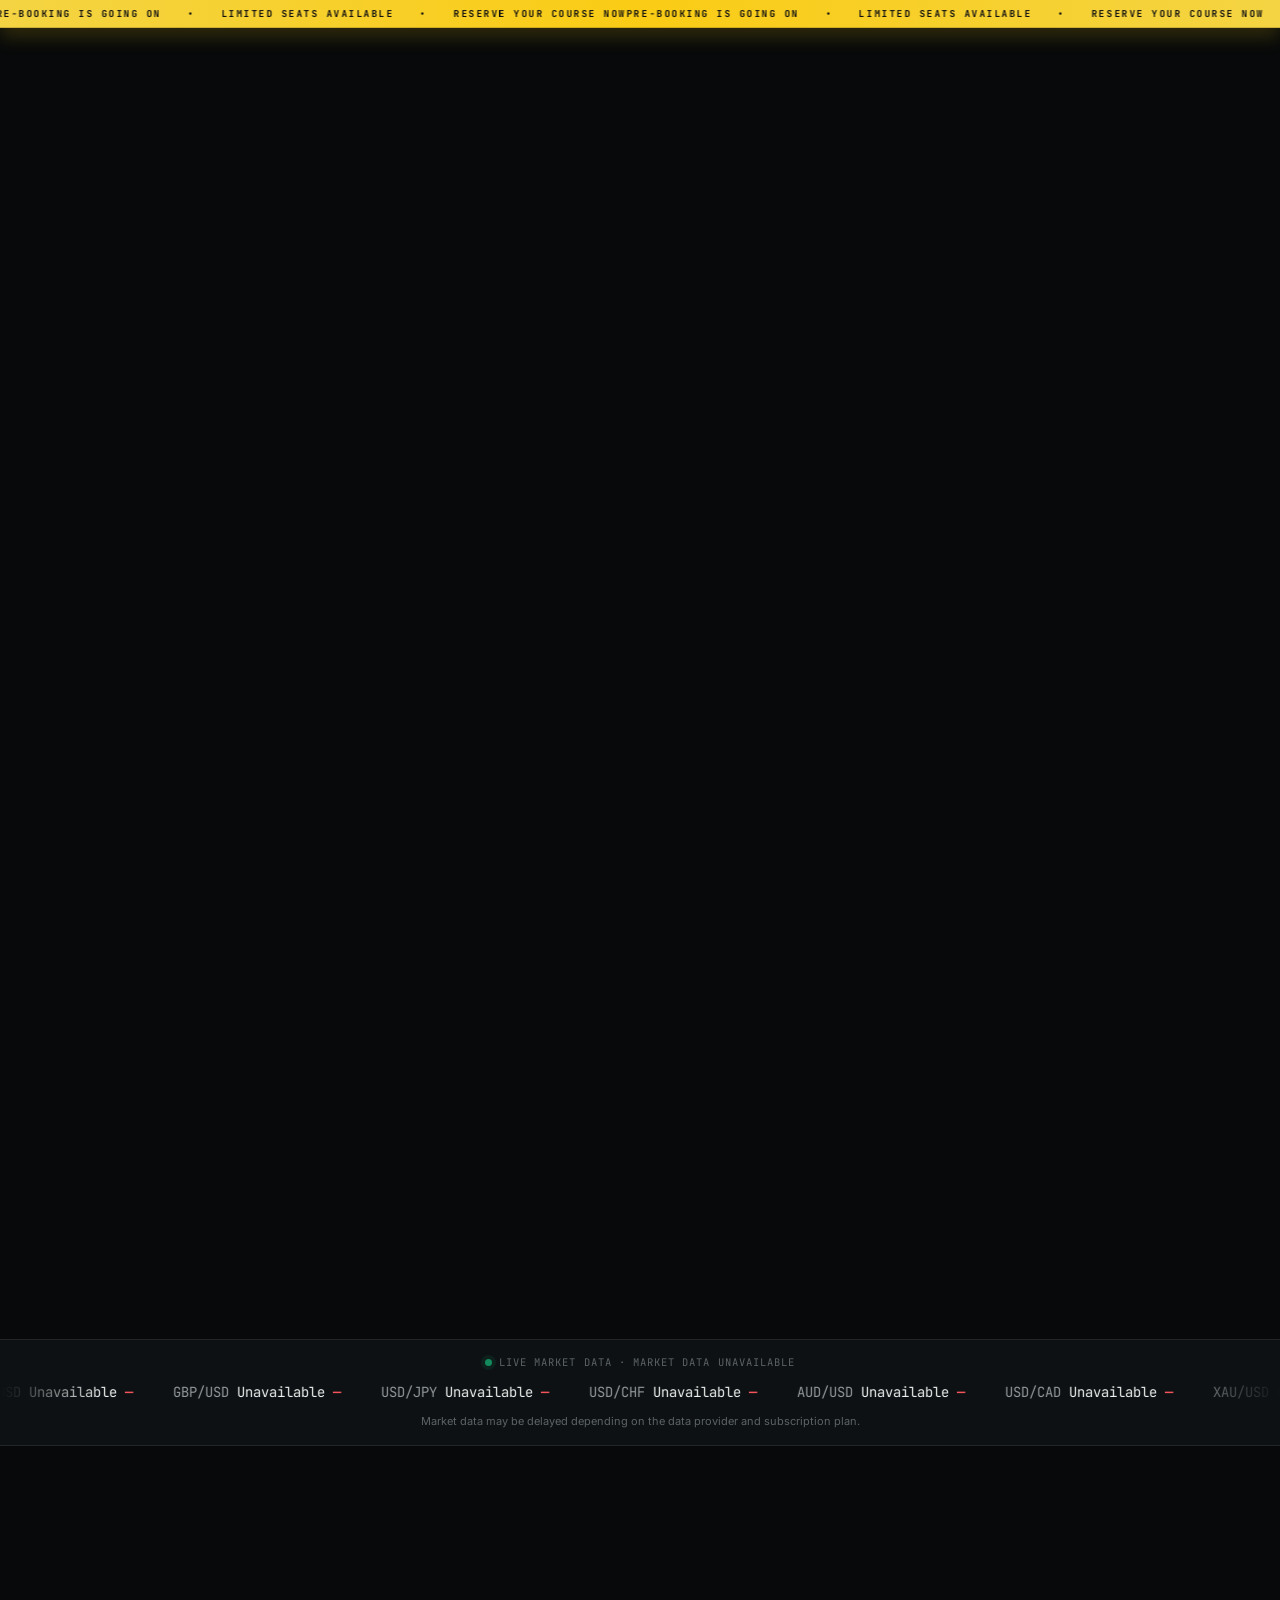
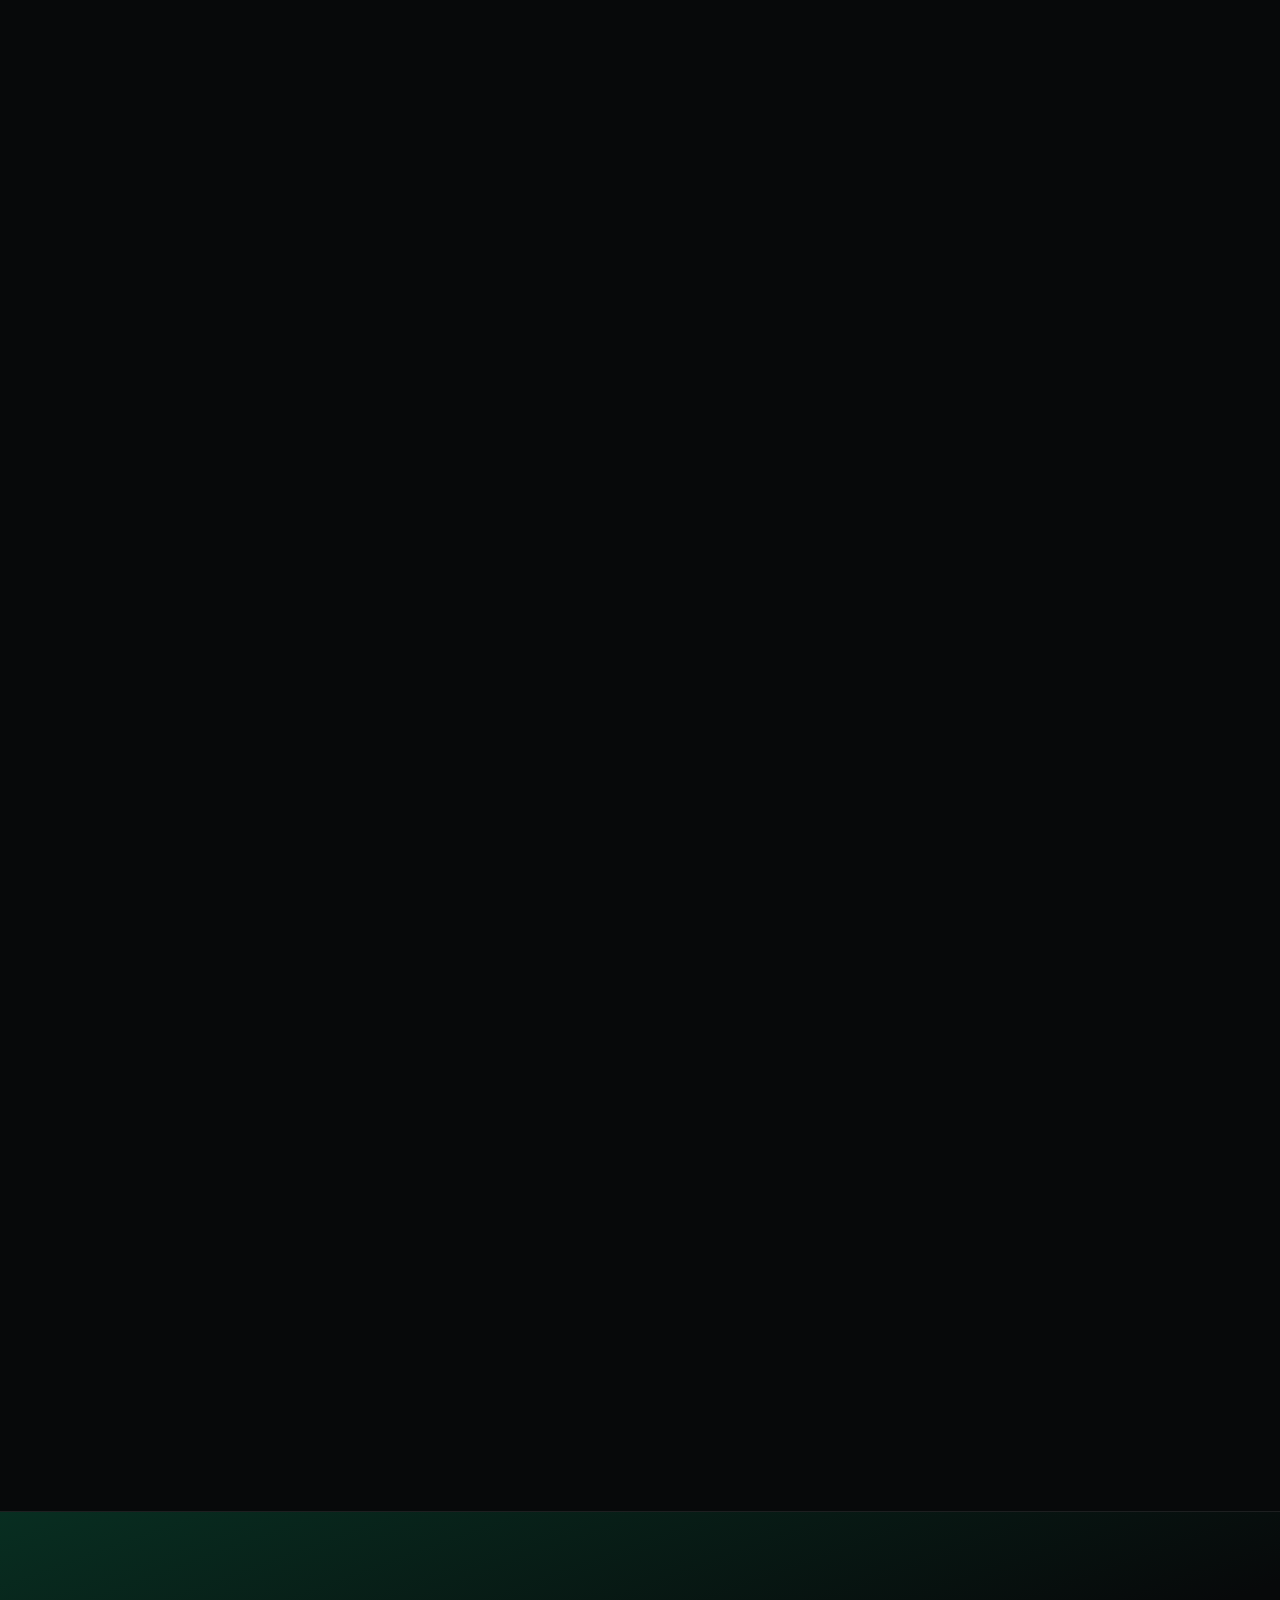
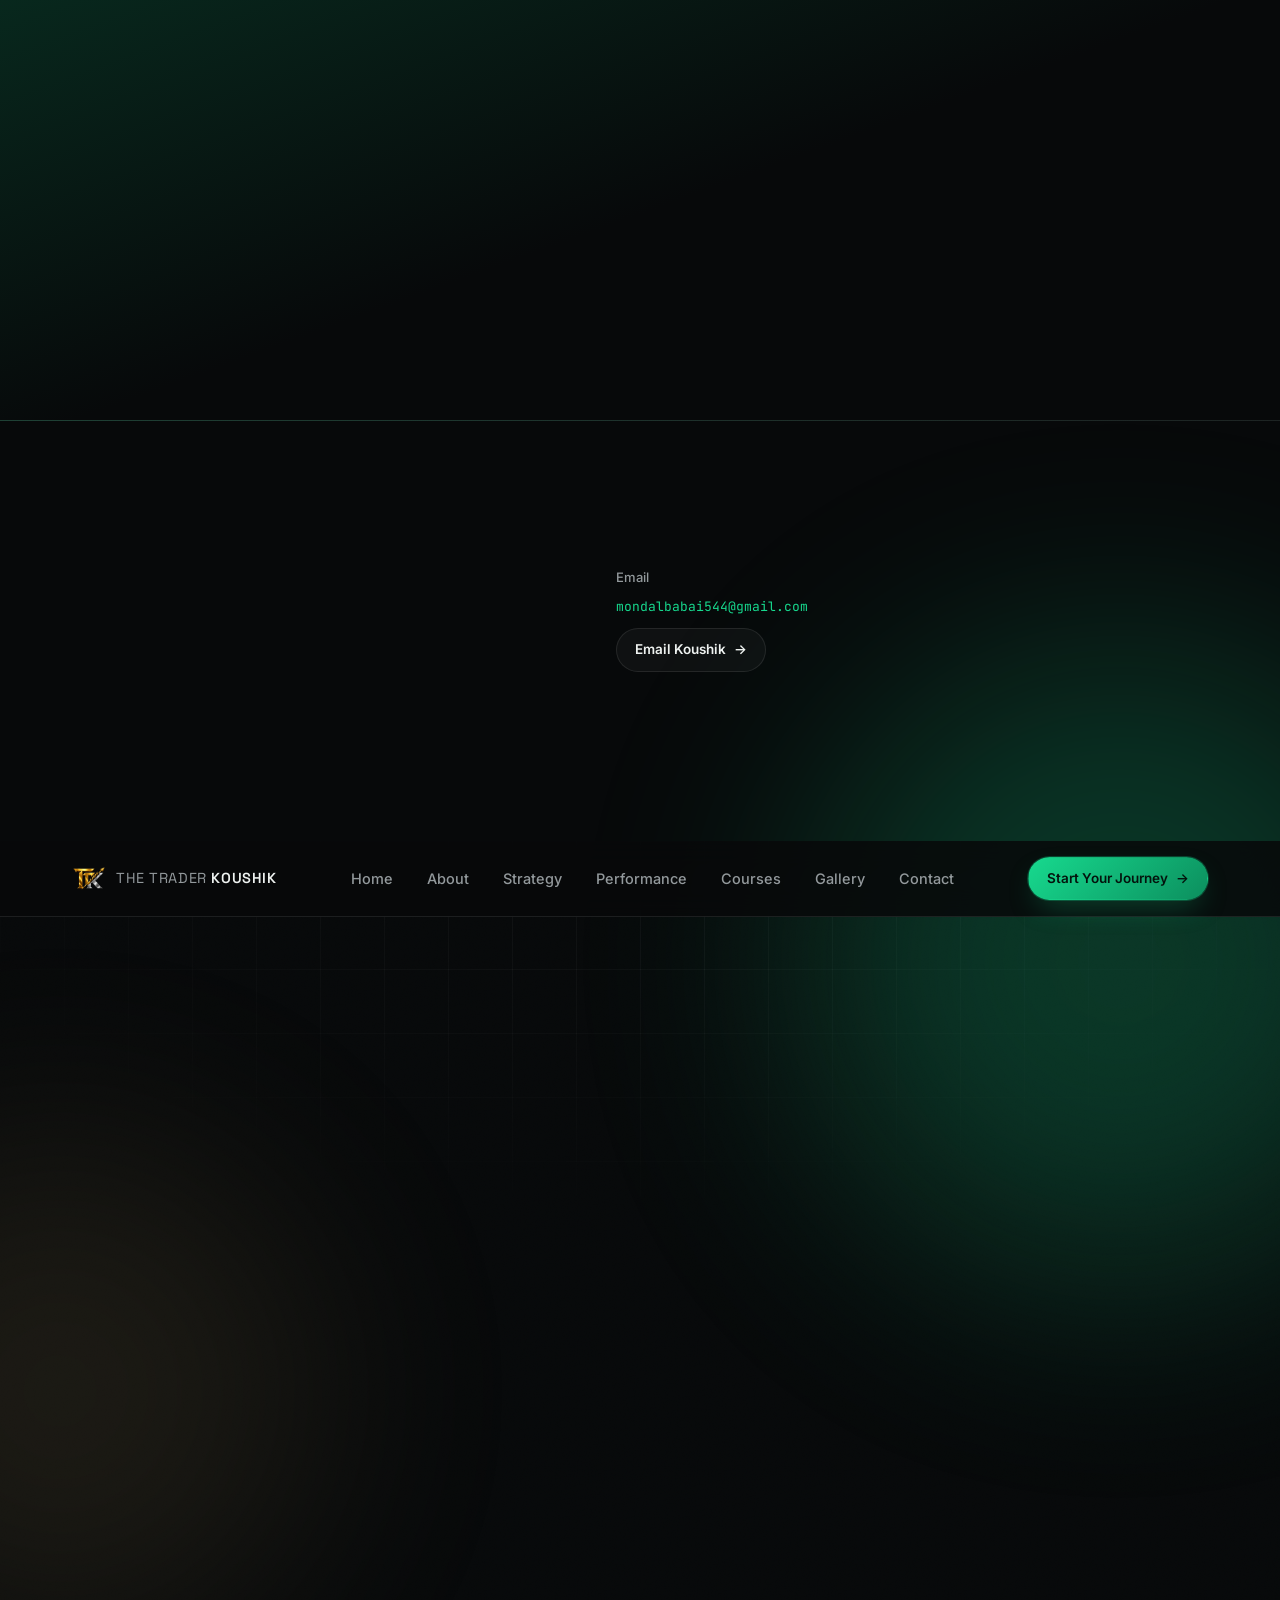
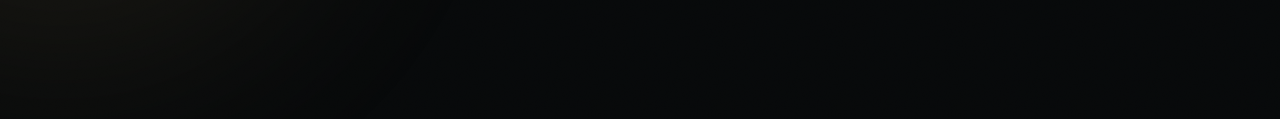
<file: index.html>
<!DOCTYPE html>
<html lang="en">
<head>
<meta charset="UTF-8">
<meta name="viewport" content="width=device-width, initial-scale=1.0">
<title>The Trader Koushik</title>
<meta name="description" content="The Trader Koushik.">
<link rel="icon" type="image/png" href="logo.png">
<link rel="preconnect" href="https://fonts.googleapis.com">
<link rel="preconnect" href="https://fonts.gstatic.com" crossorigin>
<link href="https://fonts.googleapis.com/css2?family=Space+Grotesk:wght@400;500;600;700&family=Inter:wght@400;500;600;700&family=JetBrains+Mono:wght@400;500;600;700&display=swap" rel="stylesheet">
<link rel="stylesheet" href="style.css">
</head>
<body>

<!-- ================= BACKGROUND FX ================= -->
<div class="bg-grid" aria-hidden="true"></div>
<div class="bg-glow bg-glow--emerald" aria-hidden="true"></div>
<div class="bg-glow bg-glow--gold" aria-hidden="true"></div>
<div class="bg-noise" aria-hidden="true"></div>

<div class="promo-strip" aria-label="Prebooking announcement">
  <div class="promo-strip__track">
    <div class="promo-strip__group">
      <span>Pre-booking is going on</span>
      <span>•</span>
      <span>Limited seats available</span>
      <span>•</span>
      <span>Reserve your course now</span>
    </div>
    <div class="promo-strip__group" aria-hidden="true">
      <span>Pre-booking is going on</span>
      <span>•</span>
      <span>Limited seats available</span>
      <span>•</span>
      <span>Reserve your course now</span>
    </div>
  </div>
</div>

<!-- ================= NAVBAR ================= -->
<header class="navbar" id="navbar">
  <div class="navbar__inner">
    <a href="#home" class="navbar__logo">
      <img class="navbar__logo-mark" src="logo.png" alt="The Forex Trader Koushik home">
      <span class="navbar__logo-text">THE TRADER <strong>KOUSHIK</strong></span>
    </a>

    <nav class="navbar__nav" id="navbarNav">
      <a href="#home" class="navbar__link">Home</a>
      <a href="#about" class="navbar__link">About</a>
      <a href="#strategy" class="navbar__link">Strategy</a>
      <a href="#performance" class="navbar__link">Performance</a>
      <a href="#courses" class="navbar__link">Courses</a>
      <a href="gallery.html" class="navbar__link" target="_blank" rel="noopener">Gallery</a>
      <a href="#contact" class="navbar__link">Contact</a>
    </nav>

    <div class="navbar__actions">
      <a href="#contact" class="btn btn--primary btn--sm">Start Your Journey <span class="btn__arrow">→</span></a>
      <button class="navbar__burger" id="navbarBurger" aria-label="Toggle menu" aria-expanded="false" aria-controls="navbarNav">
        <span></span><span></span><span></span>
      </button>
    </div>
  </div>
</header>

<main>

<!-- ================= HERO ================= -->
<section class="hero" id="home">
  <div class="hero__inner">

    <div class="hero__content">
      <p class="eyebrow reveal">THE FOREX TRADER</p>
      <h1 class="hero__headline reveal">Trading With Precision.<br>Thinking Beyond The Chart.</h1>

      <div class="hero__actions reveal">
        <a href="#strategy" class="btn btn--primary">Explore My Strategy</a>
        <a href="#performance" class="btn btn--ghost">View Performance</a>
      </div>

      <p class="hero__disclaimer reveal">Trading involves substantial risk. Past performance does not guarantee future results.</p>
    </div>

    <div class="hero__visual reveal">
      <div class="terminal terminal--portrait">
        <div class="terminal__bar">
          <div class="terminal__dots"><span></span><span></span><span></span></div>
          <span class="terminal__title">KOUSHIK-FX <span class="terminal__title-dim">// LIVE</span></span>
          <span class="badge badge--live"><span class="live-dot"></span>LIVE</span>
        </div>

        <div class="terminal__portrait-panel">
          <div class="terminal__portrait-frame">
            <img src="Display pic.jpeg" alt="The Trader Koushik portrait" />
          </div>
          <div class="terminal__portrait-copy">
            <span class="terminal__portrait-kicker">Precision Trading</span>
            <h2>Discipline. Structure. Execution.</h2>
            <p>Reading the market with patience, risk control, and conviction backed by process.</p>
          </div>
        </div>

        <div class="terminal__chart terminal__chart--hidden">
          <canvas id="heroChart" width="640" height="300" aria-label="Live forex price chart" role="img"></canvas>
          <div class="chart-controls" role="group" aria-label="Live chart interval">
            <button type="button" class="chart-controls__button is-active" data-chart-interval="1H">1H</button>
            <button type="button" class="chart-controls__button" data-chart-interval="1M">1M</button>
            <button type="button" class="chart-controls__button" data-chart-interval="5M">5M</button>
            <button type="button" class="chart-controls__button" data-chart-interval="15M">15M</button>
            <button type="button" class="chart-controls__button" data-chart-interval="4H">4H</button>
            <button type="button" class="chart-controls__button" data-chart-interval="1D">1D</button>
          </div>
          <div class="terminal__price">
            <label class="terminal__price-label" for="heroSymbol">LIVE MARKET DATA</label>
            <select class="terminal__symbol-select" id="heroSymbol" aria-label="Select market instrument">
              <option>EUR/USD</option><option>GBP/USD</option><option>USD/JPY</option><option>USD/CHF</option>
              <option>AUD/USD</option><option>USD/CAD</option><option>XAU/USD</option>
            </select>
            <span class="terminal__price-value" id="heroPrice">Market data temporarily unavailable</span>
            <span class="terminal__price-change" id="heroPriceChange"></span>
            <span class="terminal__quote-meta" id="heroQuoteMeta">Awaiting market data</span>
          </div>
        </div>

        <div class="terminal__pairs" id="terminalPairs">
          <!-- populated from Twelve Data by JS -->
        </div>
      </div>

      <div class="float-card float-card--1" aria-hidden="true">
        <span class="float-card__label">Win Rate</span>
        <span class="float-card__value">80%</span>
      </div>
      <div class="float-card float-card--2" aria-hidden="true">
        <span class="float-card__label">Risk / Trade</span>
        <span class="float-card__value">1.0%</span>
      </div>
    </div>

  </div>
</section>

<!-- ================= MARKET TICKER ================= -->
<section class="ticker" aria-label="Live market ticker">
  <div class="ticker__label"><span class="live-dot"></span> LIVE MARKET DATA <span id="tickerStatus">· CONNECTING</span></div>
  <div class="ticker__track-wrap">
    <div class="ticker__track" id="tickerTrack">
      <div class="ticker-item ticker__item" data-symbol="EUR/USD"></div>
      <div class="ticker-item ticker__item" data-symbol="GBP/USD"></div>
      <div class="ticker-item ticker__item" data-symbol="USD/JPY"></div>
      <div class="ticker-item ticker__item" data-symbol="USD/CHF"></div>
      <div class="ticker-item ticker__item" data-symbol="AUD/USD"></div>
      <div class="ticker-item ticker__item" data-symbol="USD/CAD"></div>
      <div class="ticker-item ticker__item" data-symbol="XAU/USD"></div>
    </div>
  </div>
  <p class="ticker__disclaimer">Market data may be delayed depending on the data provider and subscription plan.</p>
</section>

<!-- ================= ABOUT ================= -->
<section class="about" id="about">
  <div class="section-inner about__grid">

    <div class="about__portrait reveal">
      <div class="portrait">
        <img class="portrait__image" src="koushik.png" alt="Koushik, The Trader Koushik">
      </div>
      <div class="badge badge--outline">Focused on Process, Not Predictions</div>
    </div>

    <div class="about__content">
      <p class="eyebrow reveal">MEET KOUSHIK</p>
      <h2 class="section-title reveal">The trader behind the charts.</h2>
      <p class="about__credentials reveal"><strong>Full Time Trader 📈📉</strong><span>I’m NISM Certified Reg No-202500055982</span></p>

      <p class="about__text reveal">Koushik approaches the market as a probability game, not a prediction contest. His work centers on reading price action and market structure, identifying where liquidity sits, and only acting when several independent signals line up. Position sizing and stop placement are decided before an idea is ever considered a trade.</p>

      <p class="about__text reveal">Behind the charts is a study in temperament as much as technique — recognising when a setup is genuinely there, and when the pull to act is just impatience wearing a disguise. Consistency, to Koushik, is built one well-managed loss at a time.</p>

      <ul class="about__list reveal">
        <li>Technical analysis &amp; price action</li>
        <li>Market structure &amp; liquidity mapping</li>
        <li>Risk management &amp; position sizing</li>
        <li>Trading psychology &amp; emotional control</li>
      </ul>

      <div class="stat-row reveal">
        <div class="stat">
          <span class="stat__value" data-count="5" data-suffix="+">0</span>
          <span class="stat__label">Years<br>Market Experience</span>
        </div>
        <div class="stat">
          <span class="stat__value" data-count="1000" data-suffix="+">0</span>
          <span class="stat__label">Charts<br>Studied</span>
        </div>
        <div class="stat">
          <span class="stat__value" data-count="85" data-suffix="%+">0</span>
          <span class="stat__label">Focus On<br>Risk Discipline</span>
        </div>
      </div>
      <p class="fine-print reveal">Editable placeholder statistics — presented for illustration, not as verified results.</p>
    </div>

  </div>
</section>

<!-- ================= PHILOSOPHY ================= -->
<section class="philosophy">
  <div class="section-inner">
    <p class="eyebrow eyebrow--center reveal">TRADING PHILOSOPHY</p>
    <h2 class="section-title section-title--center reveal">"My Edge Isn't A Secret Indicator."</h2>

    <div class="principle-grid">
      <article class="principle-card reveal">
        <span class="principle-card__num">01</span>
        <h3 class="principle-card__title">Discipline</h3>
        <p class="principle-card__text">Follow the setup. Respect the stop. Never chase the market.</p>
      </article>
      <article class="principle-card reveal">
        <span class="principle-card__num">02</span>
        <h3 class="principle-card__title">Risk First</h3>
        <p class="principle-card__text">Protecting capital comes before looking for returns.</p>
      </article>
      <article class="principle-card reveal">
        <span class="principle-card__num">03</span>
        <h3 class="principle-card__title">Patience</h3>
        <p class="principle-card__text">The best trade is sometimes no trade at all.</p>
      </article>
    </div>
  </div>
</section>

<!-- ================= STRATEGY / FRAMEWORK ================= -->
<section class="framework" id="strategy">
  <div class="section-inner">
    <p class="eyebrow reveal">THE FRAMEWORK</p>
    <h2 class="section-title reveal">The Koushik Framework</h2>
    <p class="section-lede reveal">A hypothetical, repeatable process for evaluating and managing trades — built to remove guesswork, not add mystique.</p>

    <div class="framework-grid">
      <article class="framework-card reveal">
        <h3 class="framework-card__title">Market Structure</h3>
        <p class="framework-card__text">Identify trends, breakouts, support, resistance, liquidity zones, and key levels.</p>
      </article>
      <article class="framework-card reveal">
        <h3 class="framework-card__title">Confluence</h3>
        <p class="framework-card__text">Combine price action, structure, momentum, and higher-timeframe context.</p>
      </article>
      <article class="framework-card reveal">
        <h3 class="framework-card__title">Entry</h3>
        <p class="framework-card__text">Wait for confirmation instead of entering purely from prediction.</p>
      </article>
      <article class="framework-card reveal">
        <h3 class="framework-card__title">Risk Management</h3>
        <p class="framework-card__text">Use predefined stop-loss levels and controlled position sizing.</p>
      </article>
      <article class="framework-card reveal">
        <h3 class="framework-card__title">Exit</h3>
        <p class="framework-card__text">Use risk/reward targets and market structure to manage exits.</p>
      </article>
    </div>

    <div class="flow reveal" aria-label="Analyze, Confirm, Execute, Manage, Review">
      <span class="flow__step">Analyze</span>
      <span class="flow__arrow">→</span>
      <span class="flow__step">Confirm</span>
      <span class="flow__arrow">→</span>
      <span class="flow__step">Execute</span>
      <span class="flow__arrow">→</span>
      <span class="flow__step">Manage</span>
      <span class="flow__arrow">→</span>
      <span class="flow__step">Review</span>
    </div>
  </div>
</section>

<!-- ================= PERFORMANCE ================= -->
<section class="performance" id="performance">
  <div class="section-inner">
    <p class="eyebrow reveal">THE NUMBERS</p>
    <h2 class="section-title reveal">Performance, Not Promises.</h2>

    <div class="performance-tabs reveal">
      <div class="toggle" id="performanceTabs" role="tablist" aria-label="Performance source">
        <button class="toggle__btn is-active" data-panel="weekly" type="button" role="tab" aria-selected="true" aria-controls="perfPanelWeekly">Zuperior</button>
        <button class="toggle__btn" data-panel="exness" type="button" role="tab" aria-selected="false" aria-controls="perfPanelExness">Exness</button>
      </div>
    </div>

    <!-- Zupier -->
    <div class="performance-panel is-active" id="perfPanelWeekly" data-panel="weekly" role="tabpanel">
      <div class="badge badge--outline reveal">Account 20086807 · Zupier</div>

      <div class="metric-grid">
        <div class="metric-card reveal">
          <span class="metric-card__value">$1,026.75</span>
          <span class="metric-card__label">Net Profit</span>
        </div>
        <div class="metric-card reveal">
          <span class="metric-card__value">14</span>
          <span class="metric-card__label">Closed Orders</span>
        </div>
        <div class="metric-card reveal">
          <span class="metric-card__value">0.88</span>
          <span class="metric-card__label">Trading Volume (Lots)</span>
        </div>
        <div class="metric-card reveal">
          <span class="metric-card__value">$0.56</span>
          <span class="metric-card__label">Equity</span>
        </div>
        <div class="metric-card reveal">
          <span class="metric-card__value">92.9%</span>
          <span class="metric-card__label">Win Rate (13 of 14)</span>
        </div>
      </div>

      <div class="performance-summary">
        <div class="performance-summary__item reveal"><span class="performance-summary__label">Profit</span><strong class="performance-summary__value performance-summary__value--up">+$1,104.51</strong></div>
        <div class="performance-summary__item reveal"><span class="performance-summary__label">Loss</span><strong class="performance-summary__value performance-summary__value--down">-$77.76</strong></div>
        <div class="performance-summary__item reveal"><span class="performance-summary__label">Profitable / Unprofitable</span><strong class="performance-summary__value">13 / 1</strong></div>
        <div class="performance-summary__item reveal"><span class="performance-summary__label">Average / Maximum Volume</span><strong class="performance-summary__value">0.06 / 0.10 lots</strong></div>
        <div class="performance-summary__item reveal"><span class="performance-summary__label">Unrealized P/L</span><strong class="performance-summary__value">$0.00</strong></div>
      </div>

      <div class="perf-chart reveal">
        <div class="perf-chart__header">
          <h3 class="perf-chart__title">Profit and Loss Breakdown</h3>
          <div class="toggle perf-chart-toggle" data-chart="weekly" role="group" aria-label="Chart view toggle">
            <button class="toggle__btn is-active" data-mode="monthly" type="button">Gross P/L</button>
            <button class="toggle__btn" data-mode="cumulative" type="button">Net Result</button>
          </div>
        </div>
        <canvas class="perf-canvas" data-chart="weekly" width="900" height="320" role="img" aria-label="Weekly profit and loss breakdown chart"></canvas>
      </div>

      <div class="performance-summary performance-summary--trades">
        <div class="performance-summary__item reveal"><span class="performance-summary__label">Buy Positions</span><strong class="performance-summary__value performance-summary__value--down">2 trades · -$27.30 · 50.0% win rate</strong></div>
        <div class="performance-summary__item reveal"><span class="performance-summary__label">Sell Positions</span><strong class="performance-summary__value performance-summary__value--up">12 trades · +$1,054.05 · 100.0% win rate</strong></div>
      </div>
    </div>

    <!-- Exness Summary -->
    <div class="performance-panel" id="perfPanelExness" data-panel="exness" role="tabpanel" hidden>
      <div class="badge badge--live reveal"><span class="live-dot" aria-hidden="true"></span> Exness · All Accounts · Last 30 Days</div>

      <div class="metric-grid metric-grid--exness">
        <div class="metric-card metric-card--detailed reveal">
          <span class="metric-card__value">$4,240.58</span>
          <span class="metric-card__label">Net Profit</span>
          <span class="metric-card__detail metric-card__detail--up">Profit $5,675.85</span>
          <span class="metric-card__detail metric-card__detail--down">Loss $1,435.27</span>
        </div>
        <div class="metric-card metric-card--detailed reveal">
          <span class="metric-card__value">50</span>
          <span class="metric-card__label">Closed Orders</span>
          <span class="metric-card__detail metric-card__detail--up">Profitable 40</span>
          <span class="metric-card__detail metric-card__detail--down">Unprofitable 10</span>
        </div>
        <div class="metric-card metric-card--detailed reveal">
          <span class="metric-card__value">$150,000</span>
          <span class="metric-card__label">Trading Volume</span>
          <span class="metric-card__detail">Lifetime $5,000</span>
        </div>
        <div class="metric-card metric-card--detailed reveal">
          <span class="metric-card__value">$10,000</span>
          <span class="metric-card__label">Equity</span>
          <span class="metric-card__detail">Current $10,000</span>
        </div>
        <div class="metric-card reveal">
          <span class="metric-card__value">80%</span>
          <span class="metric-card__label">Win Rate (40 of 50)</span>
        </div>
      </div>

      <div class="performance-summary">
        <div class="performance-summary__item reveal"><span class="performance-summary__label">Profit</span><strong class="performance-summary__value performance-summary__value--up">+$5,675.85</strong></div>
        <div class="performance-summary__item reveal"><span class="performance-summary__label">Loss</span><strong class="performance-summary__value performance-summary__value--down">-$1,435.27</strong></div>
        <div class="performance-summary__item reveal"><span class="performance-summary__label">Profitable / Unprofitable</span><strong class="performance-summary__value">40 / 10</strong></div>
        <div class="performance-summary__item reveal"><span class="performance-summary__label">Trading Volume</span><strong class="performance-summary__value">$150,000.00</strong></div>
        <div class="performance-summary__item reveal"><span class="performance-summary__label">Current Equity</span><strong class="performance-summary__value">$10,000.00</strong></div>
      </div>

      <div class="perf-chart reveal">
        <div class="perf-chart__header">
          <h3 class="perf-chart__title">Profit and Loss Breakdown</h3>
          <div class="toggle perf-chart-toggle" data-chart="exness" role="group" aria-label="Exness chart view toggle">
            <button class="toggle__btn is-active" data-mode="monthly" type="button">Gross P/L</button>
            <button class="toggle__btn" data-mode="cumulative" type="button">Net Result</button>
          </div>
        </div>
        <canvas class="perf-canvas" data-chart="exness" width="900" height="320" role="img" aria-label="Exness profit and loss breakdown chart"></canvas>
      </div>
    </div>
  </div>
</section>

<!-- ================= RISK CALCULATOR ================= -->
<section class="calculator">
  <div class="section-inner">
    <p class="eyebrow eyebrow--center reveal">RISK TOOL</p>
    <h2 class="section-title section-title--center reveal">"Know Your Risk Before You Enter."</h2>

    <div class="calc-card reveal">
      <div class="calc-card__inputs">
        <label class="field">
          <span class="field__label">Account Balance (USD)</span>
          <input type="number" id="calcBalance" class="field__input" value="10000" min="0" step="100">
        </label>
        <label class="field">
          <span class="field__label">Risk %</span>
          <input type="number" id="calcRisk" class="field__input" value="1" min="0" max="100" step="0.1">
        </label>
        <label class="field">
          <span class="field__label">Stop Loss (pips)</span>
          <input type="number" id="calcStop" class="field__input" value="25" min="0.1" step="0.1">
        </label>
        <label class="field">
          <span class="field__label">Pip Value (USD, per 1 lot)</span>
          <input type="number" id="calcPipValue" class="field__input" value="10" min="0.01" step="0.01">
        </label>
      </div>

      <div class="calc-card__results">
        <div class="calc-result">
          <span class="calc-result__label">Risk Amount</span>
          <span class="calc-result__value" id="calcRiskAmount">$100.00</span>
        </div>
        <div class="calc-result">
          <span class="calc-result__label">Estimated Position Size</span>
          <span class="calc-result__value" id="calcPositionSize">0.40 lots</span>
        </div>
        <button class="btn btn--ghost btn--sm" id="calcReset" type="button">Reset</button>
      </div>
    </div>
    <p class="fine-print reveal">This calculator is for educational purposes only and does not constitute financial advice.</p>
  </div>
</section>

<!-- ================= EDUCATION ================= -->
<section class="education">
  <div class="section-inner">
    <p class="eyebrow reveal">LEARN</p>
    <h2 class="section-title reveal">From Charts To Clarity</h2>

    <div class="article-grid">
      <article class="article-card reveal" data-article="structure">
        <span class="article-card__category">Technical Analysis</span>
        <h3 class="article-card__title">How To Read Market Structure</h3>
        <p class="article-card__desc">Understand trends, breakouts, liquidity, and key levels.</p>
        <div class="article-card__meta">
          <span>6 min read</span>
          <button class="article-card__link" type="button">Read Article →</button>
        </div>
      </article>

      <article class="article-card reveal" data-article="onepercent">
        <span class="article-card__category">Risk Management</span>
        <h3 class="article-card__title">The 1% Rule</h3>
        <p class="article-card__desc">Why controlling downside matters more than chasing huge returns.</p>
        <div class="article-card__meta">
          <span>5 min read</span>
          <button class="article-card__link" type="button">Read Article →</button>
        </div>
      </article>

      <article class="article-card reveal" data-article="psychology">
        <span class="article-card__category">Psychology</span>
        <h3 class="article-card__title">Trading Psychology</h3>
        <p class="article-card__desc">How discipline and emotional control influence decision-making.</p>
        <div class="article-card__meta">
          <span>7 min read</span>
          <button class="article-card__link" type="button">Read Article →</button>
        </div>
      </article>
    </div>
  </div>
</section>

<!-- ================= TESTIMONIALS ================= -->
<section class="testimonials">
  <div class="section-inner">
    <p class="eyebrow eyebrow--center reveal">FEEDBACK</p>
    <h2 class="section-title section-title--center reveal">What Students Say</h2>

    <div class="testimonial-grid">
      <blockquote class="testimonial-card reveal">
        <p class="testimonial-card__quote">"Koushik's biggest lesson wasn't how to enter a trade. It was knowing when not to."</p>
        <footer class="testimonial-card__author">— Anirban Roy</footer>
      </blockquote>
      <blockquote class="testimonial-card reveal">
        <p class="testimonial-card__quote">"The framework gave me a process to follow instead of a feeling to chase."</p>
        <footer class="testimonial-card__author">— Sayan Chatterjee</footer>
      </blockquote>
      <blockquote class="testimonial-card reveal">
        <p class="testimonial-card__quote">"I stopped moving my stop loss. That one change did more than any indicator ever did."</p>
        <footer class="testimonial-card__author">— Debanjana Mukherjee</footer>
      </blockquote>
      <blockquote class="testimonial-card reveal">
        <p class="testimonial-card__quote">"Before learning with Koushik, I entered trades because I was afraid of missing the move. The market-structure exercises helped me slow down, mark my levels, and wait for confirmation. I finally have a checklist I can follow even after a losing trade."</p>
        <footer class="testimonial-card__author">— Priyanka Das</footer>
      </blockquote>
      <blockquote class="testimonial-card reveal">
        <p class="testimonial-card__quote">"The biggest change was understanding that a good trade can still lose. Reviewing my entries, stop placement, and risk before looking at the result has made my decisions much calmer. The lessons are practical, clear, and easy to revisit when I need to reset my process."</p>
        <footer class="testimonial-card__author">— Arjun Sen</footer>
      </blockquote>
    </div>
  </div>
</section>

<!-- ================= COURSES ================= -->
<section class="courses" id="courses">
  <div class="section-inner courses__inner">
    <div>
      <p class="eyebrow reveal">LEARN WITH KOUSHIK</p>
      <h2 class="section-title reveal">Pre-booking is now live.</h2>
      <p class="section-lede reveal">A dedicated space for structured lessons, practical chart work, and a repeatable trading process.</p>
      <p class="section-lede reveal">Secure your seat today by scanning the payment QR and sending your proof to WhatsApp or email.</p>
    </div>
    <div class="courses__action reveal">
      <span class="courses__status">LIMITED PREBOOKING OPEN</span>
      <a href="prebooking.html" class="btn btn--primary">View Courses <span class="btn__arrow">→</span></a>
    </div>
  </div>
</section>

<!-- ================= CTA ================= -->
<section class="cta">
  <div class="section-inner cta__inner reveal">
    <h2 class="cta__title">Trade With A Plan.<br>Not With Emotion.</h2>
    <p class="cta__text">Follow Koushik's approach to market analysis, disciplined risk management, and continuous improvement.</p>
    <div class="cta__actions">
      <a href="#contact" class="btn btn--primary">Connect With Koushik</a>
    </div>
  </div>
</section>

<!-- ================= CONTACT ================= -->
<section class="contact" id="contact">
  <div class="section-inner contact__grid">
    <div class="contact__intro reveal">
      <p class="eyebrow">GET IN TOUCH</p>
      <h2 class="section-title">Start The Conversation</h2>
      <p class="about__text">Questions about the framework, mentorship, or collaborations — send a message and Koushik will get back to you.</p>
      <div class="market-status"><span class="live-dot"></span> <span id="marketStatus">MARKET STATUS · CONNECTING</span><small>Last updated: <span id="marketUpdated">Awaiting data</span></small></div>

      <div class="social-links">
        <a href="https://www.instagram.com/thetraderkoushik1/" class="social-links__item" aria-label="Instagram"><svg class="social-links__icon" viewBox="0 0 24 24" aria-hidden="true"><rect x="3" y="3" width="18" height="18" rx="5"></rect><circle cx="12" cy="12" r="4"></circle><circle cx="17.5" cy="6.5" r="1"></circle></svg><span>Instagram</span></a>
        <a href="https://www.youtube.com/@TheTraderKoushik-r8m1e" class="social-links__item" aria-label="YouTube"><svg class="social-links__icon" viewBox="0 0 24 24" aria-hidden="true"><path d="M21 8.2a2.7 2.7 0 0 0-1.9-1.9C17.4 5.8 12 5.8 12 5.8s-5.4 0-7.1.5A2.7 2.7 0 0 0 3 8.2 28 28 0 0 0 2.6 12 28 28 0 0 0 3 15.8a2.7 2.7 0 0 0 1.9 1.9c1.7.5 7.1.5 7.1.5s5.4 0 7.1-.5a2.7 2.7 0 0 0 1.9-1.9 28 28 0 0 0 .4-3.8 28 28 0 0 0-.4-3.8Z"></path><path class="social-links__icon-fill" d="m10 9 5 3-5 3V9Z"></path></svg><span>YouTube</span></a>
        <a href="https://t.me/thetraderkoushik" class="social-links__item" aria-label="Telegram"><svg class="social-links__icon" viewBox="0 0 24 24" aria-hidden="true"><path d="m21 4-3 16-6-4-3 3-.5-5L19 7 8 13l-5-2 18-7Z"></path></svg><span>Telegram</span></a>
        <a href="#" class="social-links__item" aria-label="LinkedIn"><svg class="social-links__icon" viewBox="0 0 24 24" aria-hidden="true"><path d="M5 8.5V19M5 5v.1M10 19v-6a3 3 0 0 1 6 0v6M10 11v8M19 19v-6a3 3 0 0 0-6-1"></path></svg><span>LinkedIn</span></a>
      </div>
    </div>

    <div class="contact__email">
      <span class="field__label">Email</span>
      <a href="mailto:"mondalbabai544@gmail.com">mondalbabai544@gmail.com</a>
      <a class="btn btn--ghost btn--sm" href="mailto:mondalbabai544@gmail.com">Email Koushik <span class="btn__arrow">→</span></a>
    </div>

    <form class="contact-form reveal" id="contactForm" action="https://formspree.io/f/xvkpjvkk" method="POST" novalidate>
      <input type="hidden" name="_subject" value="New Message — The Trader Koushik">
      <input type="text" name="_gotcha" tabindex="-1" autocomplete="off" aria-hidden="true" class="form-honeypot">
      <label class="field">
        <span class="field__label">Name</span>
        <input type="text" class="field__input" id="cfName" name="name" required>
        <span class="field__error" id="cfNameError"></span>
      </label>
      <label class="field">
        <span class="field__label">Email</span>
        <input type="email" class="field__input" id="cfEmail" name="email" required>
        <span class="field__error" id="cfEmailError"></span>
      </label>
      <label class="field">
        <span class="field__label">Subject</span>
        <input type="text" class="field__input" id="cfSubject" name="subject" required>
        <span class="field__error" id="cfSubjectError"></span>
      </label>
      <label class="field">
        <span class="field__label">Message</span>
        <textarea class="field__input field__input--area" id="cfMessage" name="message" rows="5" required></textarea>
        <span class="field__error" id="cfMessageError"></span>
      </label>
      <button type="submit" class="btn btn--primary btn--full" id="contactSubmit">Send Message</button>
    </form>
  </div>
</section>

</main>

<!-- ================= FOOTER ================= -->
<footer class="footer">
  <div class="section-inner footer__grid">
    <div class="footer__brand">
      <span class="navbar__logo-text">THE TRADER <strong>KOUSHIK</strong></span>
      <p class="footer__tagline">Discipline. Data. Decisions.</p>
    </div>

    <nav class="footer__links" aria-label="Footer">
      <a href="#about">About</a>
      <a href="#strategy">Strategy</a>
      <a href="#performance">Performance</a>
      <a href="#courses">Courses</a>
      <a href="gallery.html" target="_blank" rel="noopener">Gallery</a>
      <a href="#contact">Contact</a>
      <a href="#">Privacy</a>
      <a href="#">Risk Disclosure</a>
    </nav>

    <p class="footer__risk">
      <strong>Risk Disclosure:</strong> Forex and CFD trading involve significant risk and may not be suitable for all investors. This website is for educational and informational purposes only and does not constitute financial advice or investment recommendations.
    </p>

    <p class="footer__copyright">© 2026 The Trader Koushik. All rights reserved.</p>
  </div>
</footer>

<!-- ================= ARTICLE MODAL ================= -->
<div class="modal" id="articleModal" aria-hidden="true">
  <div class="modal__backdrop" id="modalBackdrop"></div>
  <div class="modal__dialog" role="dialog" aria-modal="true" aria-labelledby="modalTitle">
    <button class="modal__close" id="modalClose" aria-label="Close article">✕</button>
    <span class="article-card__category" id="modalCategory"></span>
    <h3 class="modal__title" id="modalTitle"></h3>
    <div class="modal__body" id="modalBody"></div>
  </div>
</div>

<!-- ================= TOAST ================= -->
<div class="toast" id="toast" role="status" aria-live="polite"></div>

<script src="script.js"></script>
</body>
</html>
</file>
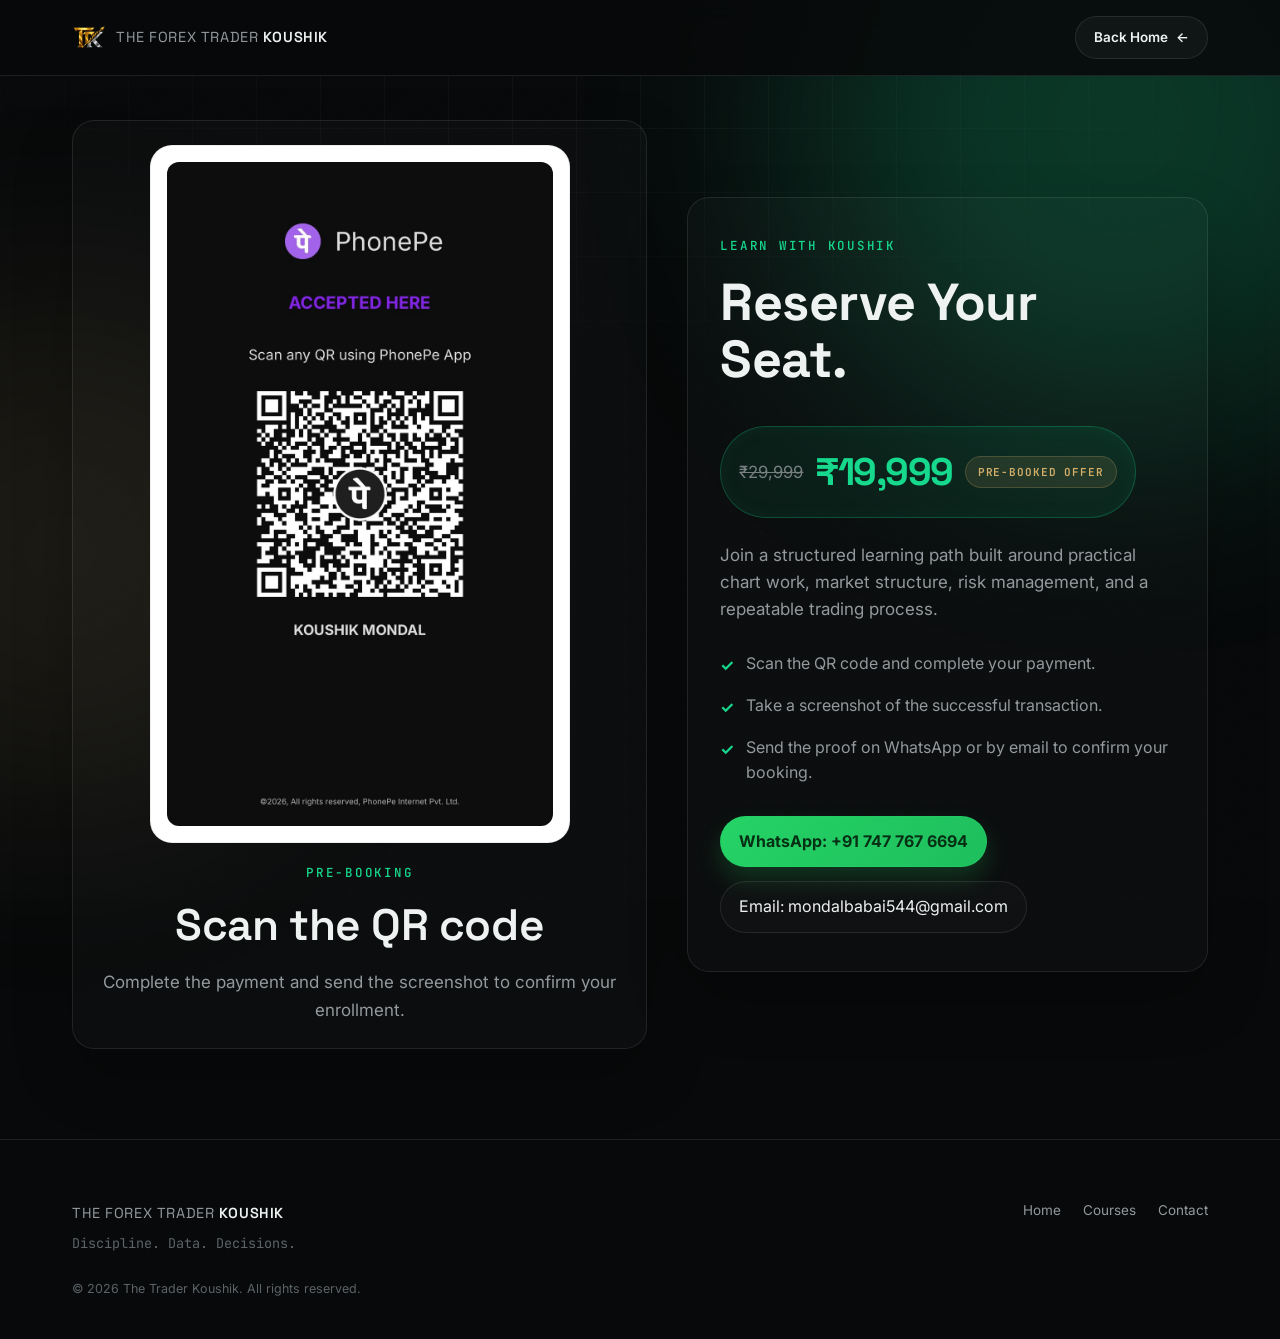
<file: prebooking.html>
<!DOCTYPE html>
<html lang="en">
<head>
  <meta charset="UTF-8">
  <meta name="viewport" content="width=device-width, initial-scale=1.0">
  <title>Prebooking | The Forex Trader Koushik</title>
  <meta name="description" content="Pre-book your course with The Trader Koushik by scanning the QR code and sending the payment screenshot on WhatsApp or email.">
  <link rel="icon" type="image/png" href="logo.png">
  <link rel="preconnect" href="https://fonts.googleapis.com">
  <link rel="preconnect" href="https://fonts.gstatic.com" crossorigin>
  <link href="https://fonts.googleapis.com/css2?family=Space+Grotesk:wght@400;500;600;700&family=Inter:wght@400;500;600;700&family=JetBrains+Mono:wght@400;500;600;700&display=swap" rel="stylesheet">
  <link rel="stylesheet" href="style.css">
  <style>
    .booking-page main > section {
      padding-top: 120px;
      padding-bottom: 90px;
    }

    .booking-shell {
      display: grid;
      grid-template-columns: 1.05fr 0.95fr;
      gap: 40px;
      align-items: center;
    }

    .booking-card,
    .booking-info {
      background: rgba(255, 255, 255, 0.02);
      border: 1px solid var(--border);
      border-radius: var(--radius-lg);
      box-shadow: 0 28px 60px rgba(0, 0, 0, 0.22);
    }

    .booking-card {
      padding: 24px;
    }

    .booking-qr {
      width: min(100%, 420px);
      aspect-ratio: 1;
      display: grid;
      place-items: center;
      margin: 0 auto 20px;
      padding: 16px;
      background: #fff;
      border-radius: 22px;
      border: 1px solid rgba(0,0,0,0.07);
    }

    .booking-qr img {
      width: 100%;
      height: 100%;
      object-fit: contain;
      border-radius: 12px;
    }

    .booking-info {
      padding: 38px 32px;
    }

    .booking-page .reveal,
    .booking-page .reveal.is-visible {
      opacity: 1;
      transform: none;
      transition: none;
    }

    .pricing-box {
      display: inline-flex;
      flex-wrap: wrap;
      align-items: center;
      gap: 12px;
      margin: 20px 0 24px;
      padding: 14px 18px;
      border-radius: 999px;
      background: rgba(23, 217, 142, 0.08);
      border: 1px solid rgba(23, 217, 142, 0.25);
      box-shadow: inset 0 0 20px rgba(23, 217, 142, 0.05);
    }

    .price-original {
      color: var(--text-muted);
      font-size: 1.05rem;
      text-decoration: line-through;
      opacity: 0.8;
    }

    .price-current {
      color: var(--emerald);
      font-size: clamp(1.8rem, 3vw, 2.6rem);
      font-weight: 700;
      letter-spacing: -0.04em;
      font-family: var(--font-display);
    }

    .price-tag {
      display: inline-flex;
      align-items: center;
      justify-content: center;
      padding: 8px 12px;
      border-radius: 999px;
      background: rgba(212, 175, 106, 0.12);
      border: 1px solid rgba(212, 175, 106, 0.22);
      color: var(--gold);
      font: 600 11px var(--font-mono);
      letter-spacing: 0.08em;
      text-transform: uppercase;
    }

    .booking-info h1 {
      margin-bottom: 18px;
      font-size: clamp(34px, 5vw, 52px);
    }

    .booking-list {
      display: grid;
      gap: 14px;
      margin: 28px 0 30px;
    }

    .booking-list li {
      display: flex;
      align-items: flex-start;
      gap: 12px;
      color: var(--text-muted);
      font-size: 16px;
    }

    .booking-list li::before {
      content: "✓";
      color: var(--emerald);
      font-weight: 700;
      margin-top: 2px;
    }

    .contact-methods {
      display: flex;
      flex-wrap: wrap;
      gap: 14px;
      margin-top: 12px;
    }

    .contact-methods a {
      display: inline-flex;
      align-items: center;
      justify-content: center;
      min-height: 48px;
      padding: 12px 18px;
      border-radius: 999px;
      border: 1px solid var(--border);
      background: rgba(255,255,255,0.02);
      color: var(--text);
      transition: transform 0.25s var(--ease), border-color 0.25s var(--ease);
    }

    .contact-methods a:hover {
      transform: translateY(-2px);
      border-color: var(--emerald);
    }

    .contact-methods .whatsapp-link {
      background: linear-gradient(135deg, #25d366 0%, #1ebe5d 100%);
      border-color: rgba(37, 211, 102, 0.5);
      color: #062f13;
      font-weight: 700;
      box-shadow: 0 12px 24px rgba(37, 211, 102, 0.2);
    }

    .contact-methods .whatsapp-link:hover {
      border-color: rgba(5, 62, 21, 0.6);
      box-shadow: 0 16px 28px rgba(37, 211, 102, 0.28);
    }

    @media (max-width: 820px) {
      .booking-shell {
        grid-template-columns: 1fr;
      }

      .booking-info {
        padding: 28px 22px;
      }
    }
  </style>
</head>
<body class="booking-page">
  <div class="bg-grid" aria-hidden="true"></div>
  <div class="bg-glow bg-glow--emerald" aria-hidden="true"></div>
  <div class="bg-glow bg-glow--gold" aria-hidden="true"></div>
  <div class="bg-noise" aria-hidden="true"></div>

  <header class="navbar is-scrolled">
    <div class="navbar__inner">
      <a href="index.html" class="navbar__logo">
        <img class="navbar__logo-mark" src="logo.png" alt="The Forex Trader Koushik home">
        <span class="navbar__logo-text">THE FOREX TRADER <strong>KOUSHIK</strong></span>
      </a>
      <a href="index.html" class="btn btn--ghost btn--sm">Back Home <span class="btn__arrow">&#8592;</span></a>
    </div>
  </header>

  <main>
    <section>
      <div class="section-inner booking-shell">
        <div class="booking-card reveal">
          <div class="booking-qr">
            <img src="QR.jpeg" alt="Course payment QR code for prebooking">
          </div>
          <p class="eyebrow eyebrow--center">Pre-Booking</p>
          <h2 class="section-title section-title--center">Scan the QR code</h2>
          <p class="section-lede section-title--center" style="margin-bottom:0; max-width:520px; margin-left:auto; margin-right:auto;">Complete the payment and send the screenshot to confirm your enrollment.</p>
        </div>

        <div class="booking-info reveal">
          <p class="eyebrow">LEARN WITH KOUSHIK</p>
          <h1>Reserve Your Seat.</h1>

          <div class="pricing-box" aria-label="Course pricing">
            <span class="price-original">₹29,999</span>
            <span class="price-current">₹19,999</span>
            <span class="price-tag">Pre-booked Offer</span>
          </div>

          <p class="section-lede" style="margin-bottom:0; max-width:480px;">Join a structured learning path built around practical chart work, market structure, risk management, and a repeatable trading process.</p>

          <ul class="booking-list" aria-label="Pre-booking steps">
            <li>Scan the QR code and complete your payment.</li>
            <li>Take a screenshot of the successful transaction.</li>
            <li>Send the proof on WhatsApp or by email to confirm your booking.</li>
          </ul>

          <div class="contact-methods">
            <a class="whatsapp-link" href="https://wa.me/917477676694" target="_blank" rel="noreferrer">WhatsApp: +91 747 767 6694</a>
            <a href="mailto:mondalbabai544@gmail.com?subject=Course%20Prebooking%20Confirmation">Email: mondalbabai544@gmail.com</a>
          </div>
        </div>
      </div>
    </section>
  </main>

  <footer class="footer">
    <div class="section-inner footer__grid">
      <div class="footer__brand">
        <span class="navbar__logo-text">THE FOREX TRADER <strong>KOUSHIK</strong></span>
        <p class="footer__tagline">Discipline. Data. Decisions.</p>
      </div>
      <nav class="footer__links" aria-label="Footer">
        <a href="index.html">Home</a>
        <a href="index.html#courses">Courses</a>
        <a href="index.html#contact">Contact</a>
      </nav>
      <p class="footer__copyright">&#169; 2026 The Trader Koushik. All rights reserved.</p>
    </div>
  </footer>
</body>
</html>
</file>
<file: style.css>
/* =========================================================
  THE TRADER KOUSHIK — STYLESHEET
   Structure:
   1. Design tokens
   2. Reset & base
   3. Layout utilities
   4. Background fx
   5. Navbar
   6. Buttons / badges / fields
   7. Hero + terminal
   8. Ticker
   9. About
   10. Philosophy
   11. Framework
   12. Performance
   13. Journal
   14. Calculator
   15. Education
   16. Testimonials
   17. CTA
   18. Contact
   19. Footer
   20. Modal / Toast
   21. Reveal animation
   22. Responsive
   ========================================================= */

/* ---------- 1. DESIGN TOKENS ---------- */
:root{
  /* color */
  --bg:            #07090a;
  --bg-elevated:   #0d1113;
  --surface:       rgba(255,255,255,0.035);
  --surface-strong:rgba(255,255,255,0.06);
  --border:        rgba(255,255,255,0.09);
  --border-strong: rgba(255,255,255,0.16);

  --text:          #eef2f0;
  --text-muted:    #93999c;
  --text-faint:    #5c6366;

  --emerald:       #17d98e;
  --emerald-dim:   #0c8f5e;
  --emerald-deep:  #082e21;
  --emerald-glow:  rgba(23,217,142,0.35);

  --gold:          #d4af6a;
  --gold-soft:     rgba(212,175,106,0.14);

  --red:           #f2555c;
  --red-soft:      rgba(242,85,92,0.14);

  /* type */
  --font-display: 'Space Grotesk', sans-serif;
  --font-body:    'Inter', sans-serif;
  --font-mono:    'JetBrains Mono', monospace;

  /* layout */
  --max-w: 1200px;
  --radius-sm: 8px;
  --radius-md: 14px;
  --radius-lg: 22px;
  --nav-h: 76px;

  --ease: cubic-bezier(.22,.8,.32,1);
}

/* ---------- 2. RESET & BASE ---------- */
*,*::before,*::after{ box-sizing:border-box; }
html{ scroll-behavior:smooth; }
body{
  margin:0;
  background:var(--bg);
  color:var(--text);
  font-family:var(--font-body);
  font-size:16px;
  line-height:1.6;
  -webkit-font-smoothing:antialiased;
  overflow-x:hidden;
}
h1,h2,h3,h4{ font-family:var(--font-display); margin:0; line-height:1.1; letter-spacing:-0.01em; }
p{ margin:0; }
a{ color:inherit; text-decoration:none; }
ul{ margin:0; padding:0; list-style:none; }
button{ font-family:inherit; cursor:pointer; }
input,textarea{ font-family:inherit; }
img{ max-width:100%; display:block; }
:focus-visible{ outline:2px solid var(--emerald); outline-offset:3px; }

@media (prefers-reduced-motion: reduce){
  *{ animation-duration:0.001ms !important; animation-iteration-count:1 !important; transition-duration:0.001ms !important; scroll-behavior:auto !important; }
}

/* ---------- 3. LAYOUT UTILITIES ---------- */
.section-inner{
  max-width:var(--max-w);
  margin:0 auto;
  padding:0 32px;
}
main > section{ padding:120px 0; position:relative; }
.eyebrow{
  font-family:var(--font-mono);
  font-size:12.5px;
  font-weight:500;
  letter-spacing:0.14em;
  color:var(--emerald);
  margin:0 0 18px;
  text-transform:uppercase;
}
.eyebrow--center{ text-align:center; }
.eyebrow__dot{ color:var(--text-faint); margin:0 2px; }
.section-title{
  font-size:clamp(28px,4vw,44px);
  font-weight:600;
  margin-bottom:20px;
  max-width:720px;
}
.section-title--center{ margin-left:auto; margin-right:auto; text-align:center; }
.section-lede{
  color:var(--text-muted);
  max-width:600px;
  font-size:17px;
  margin-bottom:56px;
}
.fine-print{
  font-size:13px;
  color:var(--text-faint);
  margin-top:14px;
}
.courses__inner{ display:flex; align-items:end; justify-content:space-between; gap:40px; }
.courses__action{ display:flex; flex-direction:column; align-items:flex-start; gap:16px; padding-bottom:6px; }
.courses__status{ color:var(--gold); font:500 11px var(--font-mono); letter-spacing:.08em; }

/* ---------- 15. GALLERY ---------- */
.gallery{ background:rgba(255,255,255,0.012); border-top:1px solid var(--border); border-bottom:1px solid var(--border); }
.gallery-grid{ display:grid; grid-template-columns:repeat(4,1fr); grid-auto-rows:180px; gap:14px; }
.gallery-tile{
  position:relative; min-height:180px; overflow:hidden; display:flex; align-items:flex-end; justify-content:space-between;
  padding:18px; border:1px solid var(--border); border-radius:var(--radius-md);
  background:linear-gradient(135deg, rgba(23,217,142,.18), rgba(13,17,19,.9) 60%), repeating-linear-gradient(135deg, transparent 0 18px, rgba(255,255,255,.035) 19px 20px);
  transition:transform .25s var(--ease), border-color .25s var(--ease);
}
.gallery-tile{ color:inherit; font:inherit; text-align:left; cursor:zoom-in; }
.gallery-tile:nth-child(2){ background:linear-gradient(160deg, rgba(212,175,106,.22), rgba(13,17,19,.92) 65%), repeating-linear-gradient(45deg, transparent 0 18px, rgba(255,255,255,.035) 19px 20px); }
.gallery-tile:nth-child(3),.gallery-tile:nth-child(6){ background:linear-gradient(135deg, rgba(242,85,92,.16), rgba(13,17,19,.92) 65%), repeating-linear-gradient(135deg, transparent 0 18px, rgba(255,255,255,.035) 19px 20px); }
.gallery-tile:hover{ transform:translateY(-4px); border-color:var(--emerald); }
.gallery-tile img{ position:absolute; inset:0; width:100%; height:100%; max-width:none; object-fit:contain; background:#0a0e10; transition:transform .5s var(--ease), filter .5s var(--ease); }
.gallery-tile::after{ content:""; position:absolute; inset:0; background:linear-gradient(180deg, rgba(7,9,10,.18), transparent 45%, rgba(7,9,10,.72)); pointer-events:none; }
.gallery-tile:hover img{ transform:scale(1.04); filter:saturate(1.08); }
.gallery-tile--wide{ grid-column:span 2; }
.gallery-tile--tall{ grid-row:span 2; }
.gallery-tile__index{ position:absolute; z-index:1; top:16px; left:18px; color:var(--text); font:600 24px var(--font-display); text-shadow:0 2px 12px rgba(0,0,0,.6); }
.gallery-tile__label{ color:var(--text-muted); font:500 10px var(--font-mono); letter-spacing:.1em; }
.gallery-lightbox__dialog{ position:relative; z-index:1; width:min(92vw, 1100px); max-height:92vh; padding:18px; background:var(--bg-elevated); border:1px solid var(--border-strong); border-radius:var(--radius-lg); box-shadow:0 30px 90px rgba(0,0,0,.75); }
.gallery-lightbox__image{ width:100%; max-height:78vh; object-fit:contain; border-radius:var(--radius-sm); }
.gallery-lightbox__title{ margin:12px 0 0; color:var(--text-muted); font:500 12px var(--font-mono); letter-spacing:.08em; text-transform:uppercase; }

/* ---------- 4. BACKGROUND FX ---------- */
.bg-grid{
  position:fixed; inset:0; z-index:0; pointer-events:none;
  background-image:
    linear-gradient(rgba(255,255,255,0.035) 1px, transparent 1px),
    linear-gradient(90deg, rgba(255,255,255,0.035) 1px, transparent 1px);
  background-size:64px 64px;
  mask-image:radial-gradient(ellipse 80% 60% at 50% 0%, black 20%, transparent 75%);
}
.bg-glow{
  position:fixed; z-index:0; pointer-events:none; border-radius:50%;
  filter:blur(120px); opacity:0.22;
}
.bg-glow--emerald{ width:640px; height:640px; top:-200px; right:-160px; background:var(--emerald); }
.bg-glow--gold{ width:520px; height:520px; bottom:10%; left:-200px; background:var(--gold); opacity:0.10; }
.bg-noise{
  position:fixed; inset:0; z-index:1; pointer-events:none; opacity:0.035; mix-blend-mode:overlay;
  background-image:url("data:image/svg+xml,%3Csvg xmlns='http://www.w3.org/2000/svg' width='120' height='120'%3E%3Cfilter id='n'%3E%3CfeTurbulence type='fractalNoise' baseFrequency='0.9' numOctaves='2' stitchTiles='stitch'/%3E%3C/filter%3E%3Crect width='100%25' height='100%25' filter='url(%23n)'/%3E%3C/svg%3E");
}
main, header, footer{ position:relative; z-index:2; }

/* ---------- 6. BUTTONS / BADGES / FIELDS ---------- */
.btn{
  display:inline-flex; align-items:center; justify-content:center; gap:8px;
  font-family:var(--font-body); font-weight:600; font-size:15px;
  padding:14px 26px; border-radius:999px; border:1px solid transparent;
  transition:transform .25s var(--ease), box-shadow .25s var(--ease), background .25s var(--ease), border-color .25s var(--ease);
  white-space:nowrap;
}
.btn--primary{
  background:linear-gradient(135deg, var(--emerald) 0%, var(--emerald-dim) 100%);
  color:#04140d;
  box-shadow:0 0 0 1px rgba(23,217,142,0.25), 0 12px 30px -10px var(--emerald-glow);
}
.btn--primary:hover{ transform:translateY(-2px); box-shadow:0 0 0 1px rgba(23,217,142,0.4), 0 16px 34px -8px var(--emerald-glow); }
.btn--ghost{
  background:var(--surface); border-color:var(--border); color:var(--text);
}
.btn--ghost:hover{ border-color:var(--border-strong); background:var(--surface-strong); transform:translateY(-2px); }
.btn--sm{ padding:10px 18px; font-size:13.5px; }
.btn--full{ width:100%; }
.btn__arrow{ transition:transform .25s var(--ease); display:inline-block; }
.btn:hover .btn__arrow{ transform:translateX(3px); }

.badge{
  display:inline-flex; align-items:center; gap:6px;
  font-family:var(--font-mono); font-size:11.5px; font-weight:500; letter-spacing:0.06em;
  padding:7px 14px; border-radius:999px; text-transform:uppercase;
}
.badge--demo{ background:var(--gold-soft); color:var(--gold); border:1px solid rgba(212,175,106,0.3); }
.badge--live{ background:var(--emerald-deep); color:var(--emerald); border:1px solid rgba(23,217,142,0.3); }
.live-dot{ display:inline-block; width:7px; height:7px; border-radius:50%; background:var(--emerald); box-shadow:0 0 0 4px rgba(23,217,142,0.12); animation:live-pulse 1.8s ease-in-out infinite; }
@keyframes live-pulse{ 0%,100%{ opacity:1; } 50%{ opacity:.45; } }
.badge--outline{ background:var(--surface); border:1px solid var(--border); color:var(--text-muted); margin-bottom:40px; }
.badge--center{ display:flex; width:fit-content; margin-left:auto; margin-right:auto; }

.field{ display:flex; flex-direction:column; gap:8px; }
.field__label{ font-size:13px; color:var(--text-muted); font-weight:500; }
.field__input{
  background:var(--bg-elevated); border:1px solid var(--border); color:var(--text);
  border-radius:var(--radius-sm); padding:13px 15px; font-size:15px;
  transition:border-color .2s var(--ease), background .2s var(--ease);
}
.field__input:focus{ border-color:var(--emerald); background:#0f1416; }
.field__input--area{ resize:vertical; min-height:120px; }
.field__error{ min-height:18px; color:var(--red); font-size:12px; }
.form-honeypot{ position:absolute; left:-9999px; }

/* ---------- 5. NAVBAR ---------- */
.navbar{
  position:fixed; top:0; left:0; right:0; z-index:100;
  height:var(--nav-h);
  background:rgba(7,9,10,0.5);
  backdrop-filter:blur(14px); -webkit-backdrop-filter:blur(14px);
  border-bottom:1px solid transparent;
  transition:background .3s var(--ease), border-color .3s var(--ease);
}
.navbar.is-scrolled{ background:rgba(7,9,10,0.86); border-bottom-color:var(--border); }
.navbar__inner{
  max-width:var(--max-w); margin:0 auto; padding:0 32px; height:100%;
  display:flex; align-items:center; justify-content:space-between; gap:24px;
}
.navbar__logo{ display:flex; align-items:center; gap:10px; }
.navbar__logo-mark{
  width:34px; height:34px; border-radius:9px; display:grid; place-items:center;
  object-fit:contain;
}
.navbar__logo-text{ font-family:var(--font-display); font-size:14.5px; letter-spacing:0.04em; color:var(--text-muted); }
.navbar__logo-text strong{ color:var(--text); font-weight:600; }
.navbar__nav{ display:flex; align-items:center; gap:34px; }
.navbar__link{
  font-size:14.5px; color:var(--text-muted); font-weight:500; position:relative; padding:4px 0;
  transition:color .2s var(--ease);
}
.navbar__link::after{
  content:""; position:absolute; left:0; right:0; bottom:-2px; height:1px; background:var(--emerald);
  transform:scaleX(0); transform-origin:left; transition:transform .25s var(--ease);
}
.navbar__link:hover{ color:var(--text); }
.navbar__link:hover::after{ transform:scaleX(1); }
.navbar__actions{ display:flex; align-items:center; gap:18px; }
.navbar__burger{
  display:none; flex-direction:column; justify-content:center; gap:5px;
  width:38px; height:38px; background:var(--surface); border:1px solid var(--border);
  border-radius:8px; padding:0;
}
.navbar__burger span{ display:block; height:2px; width:16px; margin:0 auto; background:var(--text); transition:transform .3s var(--ease), opacity .3s var(--ease); }
.navbar__burger.is-active span:nth-child(1){ transform:translateY(7px) rotate(45deg); }
.navbar__burger.is-active span:nth-child(2){ opacity:0; }
.navbar__burger.is-active span:nth-child(3){ transform:translateY(-7px) rotate(-45deg); }

/* ---------- 7. HERO + TERMINAL ---------- */
.hero{ padding-top:calc(var(--nav-h) + 72px); padding-bottom:80px; }
.hero__inner{
  max-width:var(--max-w); margin:0 auto; padding:0 32px;
  display:grid; grid-template-columns:1fr 1fr; gap:60px; align-items:center;
}

@media (min-width: 1500px) {
  .hero__inner {
    max-width: 1360px;
    grid-template-columns: 0.95fr 1.05fr;
    gap: 52px;
  }

  .hero__visual {
    max-width: 760px;
    margin-left: auto;
    margin-right: 0;
  }
}
.hero__headline{
  font-size:clamp(38px,5.2vw,60px); font-weight:600; margin:20px 0 22px; color:var(--text);
}
.hero__sub{ color:var(--text-muted); font-size:17px; max-width:460px; margin-bottom:34px; }
.hero__actions{ display:flex; gap:14px; flex-wrap:wrap; margin-bottom:20px; }
.hero__disclaimer{ font-size:12.5px; color:var(--text-faint); max-width:420px; }

.hero__visual{ position:relative; }
.terminal{
  background:linear-gradient(180deg, var(--bg-elevated) 0%, #0a0e10 100%);
  border:1px solid rgba(23,217,142,0.8); border-radius:var(--radius-lg);
  box-shadow:0 0 0 1px rgba(23,217,142,0.22), 0 24px 60px -28px rgba(23,217,142,0.5), 0 30px 80px -30px rgba(0,0,0,0.7), 0 0 0 1px rgba(255,255,255,0.02) inset;
  overflow:hidden;
}
.terminal__bar{
  display:flex; align-items:center; gap:12px; padding:14px 18px;
  border-bottom:1px solid rgba(23,217,142,0.2); background:rgba(255,255,255,0.015);
}
.terminal__dots{ display:flex; gap:6px; }
.terminal__dots span{ width:9px; height:9px; border-radius:50%; background:var(--border-strong); }
.terminal__title{ font-family:var(--font-mono); font-size:12.5px; color:var(--text-muted); letter-spacing:0.04em; }
.terminal__title-dim{ color:var(--emerald); }
.terminal__bar .badge{ margin-left:auto; }
.terminal--portrait{ overflow:hidden; }
.terminal__portrait-panel{
  position:relative; padding:18px 18px 0; background:
    linear-gradient(180deg, rgba(6,9,10,0.78), rgba(6,9,10,0.94)),
    radial-gradient(circle at top right, rgba(212,175,106,0.22), transparent 30%);
}
.terminal__portrait-frame{
  position:relative; min-height:430px; border:1px solid rgba(212,175,106,0.22);
  border-radius:20px; overflow:hidden; background:linear-gradient(135deg, #111517, #0a0d10 45%, #0b1317);
  box-shadow:inset 0 0 0 1px rgba(255,255,255,0.03), 0 24px 40px -28px rgba(0,0,0,0.8);
}

@media (max-width: 1200px) {
  .terminal__portrait-frame {
    min-height: 360px;
  }
}
.terminal__portrait-frame::before{
  content:""; position:absolute; inset:0; background:linear-gradient(135deg, rgba(212,175,106,0.16), transparent 32%, rgba(23,217,142,0.12));
  pointer-events:none;
}
.terminal__portrait-frame img{
  width:100%; height:100%; object-fit:cover; object-position:center top; display:block; filter:saturate(1.05) contrast(1.05);
}
.terminal__portrait-copy{
  position:absolute; left:32px; right:32px; bottom:24px; display:flex; flex-direction:column; gap:8px;
  padding:18px 18px 16px; border:1px solid rgba(255,255,255,0.12); border-radius:14px;
  background:rgba(11,15,17,0.72); backdrop-filter:blur(12px);
  box-shadow:0 20px 40px rgba(0,0,0,0.2);
}
.terminal__portrait-kicker{
  font-family:var(--font-mono); font-size:10px; font-weight:600; letter-spacing:0.12em; text-transform:uppercase;
  color:var(--gold);
}
.terminal__portrait-copy h2{
  font-size:clamp(1.4rem, 2vw, 2rem); line-height:1.1; letter-spacing:-0.04em; color:var(--text);
}
.terminal__portrait-copy p{
  color:var(--text-muted); font-size:0.8rem; line-height:1.5; max-width:32ch;
}
.terminal__chart{ position:relative; padding:18px 18px 0; isolation:isolate; }
.terminal__chart--hidden{ display:none; }
.terminal__chart::before{ content:""; position:absolute; inset:18px 18px 0; z-index:-1; background:radial-gradient(circle at 72% 48%, rgba(23,217,142,.1), transparent 42%); pointer-events:none; }
.terminal__chart canvas{ width:100%; height:auto; display:block; opacity:.9; }
.terminal__price{
  position:absolute; top:30px; left:30px; z-index:2; display:flex; flex-direction:column; gap:2px;
  max-width:calc(100% - 60px); padding:10px 14px 11px; border:1px solid rgba(23,217,142,.16); border-radius:10px;
  background:rgba(7,9,10,.62); backdrop-filter:blur(7px); box-shadow:0 12px 26px rgba(0,0,0,.2);
  font-family:var(--font-mono);
}
.terminal__price-label{ font-size:11px; color:var(--text-faint); letter-spacing:0.08em; }
.terminal__price-value{ font-size:26px; font-weight:600; color:var(--text); font-variant-numeric:tabular-nums; }
.terminal__price-change{ font-size:12.5px; font-weight:600; }
.terminal__price-change--up{ color:var(--emerald); }
.terminal__price-change--down{ color:var(--red); }
.terminal__symbol-select{ width:max-content; max-width:100%; background:transparent; border:0; color:var(--text); font:600 20px var(--font-mono); padding:0; }
.terminal__symbol-select option{ background:var(--bg-elevated); color:var(--text); }
.terminal__quote-meta{ color:var(--text-faint); font-size:10px; }
.chart-controls{ position:relative; z-index:2; display:flex; gap:5px; margin:0 0 12px; }
.chart-controls__button{ background:transparent; border:1px solid var(--border); border-radius:6px; color:var(--text-muted); font:600 11px var(--font-mono); padding:5px 8px; }
.chart-controls__button:hover,.chart-controls__button.is-active{ color:var(--emerald); border-color:var(--emerald); }
.terminal__pairs{ padding:16px 18px 20px; display:flex; flex-direction:column; gap:2px; }
.pair-row{
  display:flex; align-items:center; gap:14px; padding:10px 10px; border-radius:8px;
  transition:background .2s var(--ease);
  font-family:var(--font-mono); font-size:13px;
}
.pair-row:hover{ background:var(--surface); }
.pair-row__name{ color:var(--text-muted); width:80px; }
.pair-row__price{ flex:1; color:var(--text); font-variant-numeric:tabular-nums; }
.pair-row__change{ font-weight:600; font-variant-numeric:tabular-nums; }
.pair-row__change--up{ color:var(--emerald); }
.pair-row__change--down{ color:var(--red); }
.pair-row__updated{ color:var(--text-faint); font-size:10px; white-space:nowrap; }

.float-card{
  position:absolute; display:flex; flex-direction:column; gap:2px;
  background:rgba(13,17,19,0.85); backdrop-filter:blur(10px);
  border:1px solid var(--border); border-radius:var(--radius-md);
  padding:14px 18px; box-shadow:0 20px 40px -20px rgba(0,0,0,0.6);
  animation:float 6s ease-in-out infinite;
}
.float-card--1{ top:-24px; right:20px; animation-delay:0s; }
.float-card--2{ bottom:-22px; left:-24px; animation-delay:1.4s; }
.float-card__label{ font-size:10.5px; color:var(--text-faint); font-family:var(--font-mono); text-transform:uppercase; letter-spacing:0.06em; }
.float-card__value{ font-size:18px; font-weight:600; color:var(--emerald); font-family:var(--font-mono); }
@keyframes float{ 0%,100%{ transform:translateY(0); } 50%{ transform:translateY(-10px); } }

.promo-strip{
  position:relative;
  z-index:120;
  overflow:hidden;
  background:linear-gradient(90deg, #f4d443 0%, #facc15 50%, #f4d443 100%);
  border-bottom:1px solid rgba(17,17,17,0.18);
  box-shadow:0 10px 18px rgba(250, 204, 21, 0.16);
}
.promo-strip__track{
  display:flex;
  align-items:center;
  width:max-content;
  white-space:nowrap;
  padding:6px 0;
  font-family:var(--font-mono);
  font-size:9.5px;
  font-weight:700;
  letter-spacing:0.16em;
  text-transform:uppercase;
  color:#111;
  animation:promo-scroll 12s linear infinite;
}
.promo-strip__group{
  display:flex;
  align-items:center;
  flex-shrink:0;
  gap:26px;
}
.promo-strip__group span{
  display:inline-block;
}
@keyframes promo-scroll{
  from{ transform:translateX(0); }
  to{ transform:translateX(-50%); }
}

body{ padding-top:0; }

/* ---------- 8. TICKER ---------- */
.ticker{
  border-top:1px solid var(--border); border-bottom:1px solid var(--border);
  background:var(--bg-elevated); padding:14px 0; overflow:hidden;
}
.ticker__label{
  text-align:center; font-family:var(--font-mono); font-size:10.5px; color:var(--text-faint);
  letter-spacing:0.1em; margin-bottom:10px;
}
.ticker__track-wrap{ overflow:hidden; -webkit-mask-image:linear-gradient(90deg,transparent,black 8%,black 92%,transparent); mask-image:linear-gradient(90deg,transparent,black 8%,black 92%,transparent); }
.ticker__track{ display:flex; gap:40px; width:max-content; animation:ticker-scroll 32s linear infinite; }
.ticker__item{
  display:flex; align-items:center; gap:8px; font-family:var(--font-mono); font-size:14px; white-space:nowrap;
}
.ticker__item-name{ color:var(--text-muted); }
.ticker__item-change{ font-weight:600; }
.ticker__item-change--up{ color:var(--emerald); }
.ticker__item-change--down{ color:var(--red); }
.ticker__item-price{ color:var(--text); font-variant-numeric:tabular-nums; }
.ticker__disclaimer{ color:var(--text-faint); font-size:11px; text-align:center; margin-top:10px; }
@keyframes ticker-scroll{ from{ transform:translateX(0); } to{ transform:translateX(-50%); } }

/* ---------- 9. ABOUT ---------- */
.about__grid{ display:grid; grid-template-columns:0.8fr 1.2fr; gap:70px; align-items:center; }
.about__portrait{ display:flex; flex-direction:column; align-items:center; gap:22px; }
.portrait{
  width:220px; height:220px; border-radius:34px;
  background:linear-gradient(160deg, var(--emerald-deep) 0%, var(--bg-elevated) 60%);
  border:1px solid var(--border); display:grid; place-items:center;
  box-shadow:0 30px 60px -25px rgba(0,0,0,0.6);
  position:relative; overflow:hidden;
}
.portrait__image{ width:100%; height:100%; object-fit:contain; position:relative; z-index:1; }
.portrait::before{
  content:""; position:absolute; inset:0;
  background:linear-gradient(135deg, transparent 40%, var(--emerald-glow) 100%); opacity:0.4;
}
.about__text{ color:var(--text-muted); margin-bottom:16px; font-size:16px; }
.about__credentials{ display:flex; flex-direction:column; gap:3px; margin:-6px 0 22px; color:var(--text-muted); font-family:var(--font-mono); font-size:13px; }
.about__credentials strong{ color:var(--emerald); font-weight:600; }
.about__list{ margin:22px 0 34px; display:flex; flex-direction:column; gap:10px; }
.about__list li{ position:relative; padding-left:22px; color:var(--text); font-size:15px; }
.about__list li::before{ content:"—"; position:absolute; left:0; color:var(--emerald); }
.stat-row{ display:flex; gap:44px; padding-top:26px; border-top:1px solid var(--border); }
.stat{ display:flex; flex-direction:column; gap:6px; }
.stat__value{ font-family:var(--font-mono); font-size:32px; font-weight:700; color:var(--emerald); font-variant-numeric:tabular-nums; }
.stat__label{ font-size:12.5px; color:var(--text-faint); line-height:1.35; }

/* ---------- 10. PHILOSOPHY ---------- */
.philosophy{ background:var(--bg-elevated); border-top:1px solid var(--border); border-bottom:1px solid var(--border); }
.principle-grid{ display:grid; grid-template-columns:repeat(3,1fr); gap:24px; margin-top:56px; }
.principle-card{
  background:var(--surface); border:1px solid var(--border); border-radius:var(--radius-lg);
  padding:38px 30px; transition:transform .3s var(--ease), border-color .3s var(--ease), background .3s var(--ease);
}
.principle-card:hover{ transform:translateY(-6px); border-color:var(--border-strong); background:var(--surface-strong); }
.principle-card__num{ font-family:var(--font-mono); font-size:13px; color:var(--emerald); letter-spacing:0.06em; }
.principle-card__title{ font-size:23px; font-weight:600; margin:16px 0 12px; }
.principle-card__text{ color:var(--text-muted); font-size:15.5px; line-height:1.55; }

/* ---------- 11. FRAMEWORK ---------- */
.framework-grid{ display:grid; grid-template-columns:repeat(auto-fit,minmax(200px,1fr)); gap:20px; margin-bottom:56px; }
.framework-card{ background:var(--surface); border:1px solid var(--border); border-radius:var(--radius-md); padding:26px 22px; }
.framework-card__title{ font-size:16.5px; font-weight:600; margin-bottom:10px; color:var(--emerald); }
.framework-card__text{ font-size:14px; color:var(--text-muted); line-height:1.5; }
.flow{
  display:flex; align-items:center; justify-content:center; flex-wrap:wrap; gap:14px;
  padding:34px 20px; background:var(--surface); border:1px solid var(--border); border-radius:var(--radius-lg);
}
.flow__step{
  font-family:var(--font-mono); font-size:14px; font-weight:600; color:var(--text);
  background:var(--bg-elevated); border:1px solid var(--border-strong); border-radius:999px; padding:10px 20px;
}
.flow__arrow{ color:var(--emerald); font-size:16px; animation:flow-pulse 2.4s ease-in-out infinite; }
.flow__arrow:nth-child(4){ animation-delay:.3s; }
.flow__arrow:nth-child(6){ animation-delay:.6s; }
.flow__arrow:nth-child(8){ animation-delay:.9s; }
@keyframes flow-pulse{ 0%,100%{ opacity:0.4; transform:translateX(0); } 50%{ opacity:1; transform:translateX(4px); } }

/* ---------- 12. PERFORMANCE ---------- */
.performance-tabs{ display:flex; justify-content:center; margin:28px 0 36px; }
.performance-tabs .toggle{ flex-wrap:wrap; justify-content:center; }
.performance-panel{ display:none; }
.performance-panel.is-active{ display:block; }
.performance-panel .badge{ margin-bottom:40px; }
.metric-grid{ display:grid; grid-template-columns:repeat(5,1fr); gap:18px; margin:44px 0 56px; }
.metric-grid--exness{ margin-top:0; }
.metric-card{
  background:var(--surface); border:1px solid var(--border); border-radius:var(--radius-md);
  padding:26px 20px; display:flex; flex-direction:column; gap:8px;
}
.metric-card--detailed{ gap:6px; padding-bottom:22px; }
.metric-card__value{ font-family:var(--font-mono); font-size:26px; font-weight:700; color:var(--emerald); font-variant-numeric:tabular-nums; }
.metric-card__label{ font-size:12.5px; color:var(--text-faint); }
.metric-card__detail{
  font-family:var(--font-mono); font-size:11.5px; color:var(--text-muted);
  font-variant-numeric:tabular-nums; line-height:1.4;
}
.metric-card__detail--up{ color:var(--emerald); opacity:0.85; }
.metric-card__detail--down{ color:var(--red); opacity:0.85; }
.performance-summary{ display:grid; grid-template-columns:repeat(5,1fr); gap:12px; margin:-34px 0 56px; }
.performance-summary--trades{ grid-template-columns:repeat(2,1fr); margin:22px 0 0; }
.performance-summary__item{ background:var(--bg-elevated); border:1px solid var(--border); border-radius:var(--radius-sm); padding:16px; display:flex; flex-direction:column; gap:6px; }
.performance-summary__label{ color:var(--text-faint); font-size:11.5px; }
.performance-summary__value{ color:var(--text); font:600 14px var(--font-mono); font-variant-numeric:tabular-nums; }
.performance-summary__value--up{ color:var(--emerald); }
.performance-summary__value--down{ color:var(--red); }
.perf-chart{ background:var(--surface); border:1px solid var(--border); border-radius:var(--radius-lg); padding:30px; }
.perf-chart__header{ display:flex; align-items:center; justify-content:space-between; flex-wrap:wrap; gap:16px; margin-bottom:22px; }
.perf-chart__title{ font-size:17px; font-weight:600; }
.toggle{ display:flex; background:var(--bg-elevated); border:1px solid var(--border); border-radius:999px; padding:4px; }
.toggle__btn{
  background:transparent; border:none; color:var(--text-muted); font-size:13px; font-weight:600;
  padding:8px 18px; border-radius:999px; transition:background .2s var(--ease), color .2s var(--ease);
}
.toggle__btn.is-active{ background:var(--emerald); color:#04140d; }
.perf-chart canvas{ width:100%; height:auto; display:block; }

/* ---------- 13. JOURNAL ---------- */
.journal__filters{ display:flex; gap:10px; flex-wrap:wrap; margin-bottom:36px; }
.filter-btn{
  background:var(--surface); border:1px solid var(--border); color:var(--text-muted);
  font-size:13.5px; font-weight:600; padding:9px 18px; border-radius:999px;
  transition:background .2s var(--ease), color .2s var(--ease), border-color .2s var(--ease);
}
.filter-btn.is-active, .filter-btn:hover{ background:var(--emerald); color:#04140d; border-color:var(--emerald); }
.journal__grid{ display:grid; grid-template-columns:repeat(auto-fill,minmax(260px,1fr)); gap:20px; }
.trade-card{
  background:var(--surface); border:1px solid var(--border); border-radius:var(--radius-md); padding:24px;
  transition:transform .25s var(--ease), border-color .25s var(--ease);
}
.trade-card:hover{ transform:translateY(-4px); border-color:var(--border-strong); }
.trade-card__top{ display:flex; align-items:center; justify-content:space-between; margin-bottom:16px; }
.trade-card__pair{ font-family:var(--font-mono); font-weight:700; font-size:16px; }
.trade-card__dir{ font-size:11px; font-weight:700; letter-spacing:0.05em; padding:5px 10px; border-radius:6px; }
.trade-card__dir--buy{ background:var(--emerald-deep); color:var(--emerald); }
.trade-card__dir--sell{ background:rgba(242,85,92,0.14); color:var(--red); }
.trade-card__rows{ display:flex; flex-direction:column; gap:8px; margin-bottom:16px; }
.trade-card__row{ display:flex; justify-content:space-between; font-size:13px; font-family:var(--font-mono); }
.trade-card__row span:first-child{ color:var(--text-faint); }
.trade-card__row span:last-child{ color:var(--text); font-variant-numeric:tabular-nums; }
.trade-card__result{
  display:flex; align-items:center; justify-content:space-between; padding-top:14px; border-top:1px solid var(--border);
}
.trade-card__rr{ font-size:12px; color:var(--text-faint); font-family:var(--font-mono); }
.trade-card__pnl{ font-family:var(--font-mono); font-weight:700; font-size:17px; }
.trade-card__pnl--win{ color:var(--emerald); }
.trade-card__pnl--loss{ color:var(--red); }
.journal__grid > .trade-card[hidden]{ display:none; }

/* ---------- 14. CALCULATOR ---------- */
.calc-card{
  background:var(--surface); border:1px solid var(--border); border-radius:var(--radius-lg);
  padding:38px; display:grid; grid-template-columns:1.3fr 1fr; gap:40px; align-items:start;
}
.calc-card__inputs{ display:grid; grid-template-columns:1fr 1fr; gap:20px; }
.calc-card__results{
  background:var(--bg-elevated); border:1px solid var(--border); border-radius:var(--radius-md);
  padding:26px; display:flex; flex-direction:column; gap:20px;
}
.calc-result{ display:flex; flex-direction:column; gap:4px; }
.calc-result__label{ font-size:12.5px; color:var(--text-faint); }
.calc-result__value{ font-family:var(--font-mono); font-size:26px; font-weight:700; color:var(--emerald); font-variant-numeric:tabular-nums; }

/* ---------- 15. EDUCATION ---------- */
.article-grid{ display:grid; grid-template-columns:repeat(3,1fr); gap:22px; }
.article-card{
  background:var(--surface); border:1px solid var(--border); border-radius:var(--radius-md);
  padding:26px; display:flex; flex-direction:column; gap:14px;
  transition:transform .25s var(--ease), border-color .25s var(--ease);
}
.article-card:hover{ transform:translateY(-4px); border-color:var(--border-strong); }
.article-card__category{ font-family:var(--font-mono); font-size:11px; letter-spacing:0.06em; text-transform:uppercase; color:var(--gold); }
.article-card__title{ font-size:19px; font-weight:600; }
.article-card__desc{ color:var(--text-muted); font-size:14.5px; line-height:1.5; }
.article-card__meta{ display:flex; align-items:center; justify-content:space-between; margin-top:6px; }
.article-card__meta span{ font-size:12.5px; color:var(--text-faint); }
.article-card__link{ background:none; border:none; color:var(--emerald); font-weight:600; font-size:13.5px; padding:0; }

/* ---------- 16. TESTIMONIALS ---------- */
.testimonial-grid{ display:grid; grid-template-columns:repeat(3,1fr); gap:22px; margin-top:16px; }
.testimonial-card{
  background:var(--surface); border:1px solid var(--border); border-radius:var(--radius-md);
  padding:30px; margin:0; display:flex; flex-direction:column; gap:20px;
  transition:transform .25s var(--ease);
}
.testimonial-card:hover{ transform:translateY(-4px); }
.testimonial-card__quote{ font-size:16px; line-height:1.55; color:var(--text); font-style:italic; }
.testimonial-card__author{ font-size:13px; color:var(--text-faint); font-family:var(--font-mono); }

/* ---------- 17. CTA ---------- */
.cta{
  background:linear-gradient(160deg, var(--emerald-deep) 0%, var(--bg) 55%);
  border-top:1px solid var(--border); border-bottom:1px solid var(--border);
}
.cta__inner{ text-align:center; max-width:680px; }
.cta__title{ font-size:clamp(30px,4.4vw,48px); font-weight:600; margin-bottom:20px; }
.cta__text{ color:var(--text-muted); font-size:17px; margin-bottom:34px; }
.cta__actions{ display:flex; gap:14px; justify-content:center; flex-wrap:wrap; }

/* ---------- 18. CONTACT ---------- */
.contact__grid{ display:grid; grid-template-columns:0.9fr 1.1fr; gap:60px; }
.contact__intro .section-title{ margin-top:10px; }
.social-links{ display:flex; gap:14px; margin-top:30px; flex-wrap:wrap; }
.social-links__item{
  display:inline-flex; align-items:center; gap:8px; font-size:13.5px; font-weight:600; padding:10px 18px; border-radius:999px;
  background:var(--surface); border:1px solid var(--border); transition:border-color .2s var(--ease), background .2s var(--ease);
}
.social-links__icon{ width:16px; height:16px; fill:none; stroke:currentColor; stroke-width:1.8; stroke-linecap:round; stroke-linejoin:round; flex:0 0 auto; }
.social-links__icon-fill{ fill:currentColor; stroke:none; }
.social-links__item:hover{ border-color:var(--border-strong); background:var(--surface-strong); }
.contact__email{ display:flex; flex-direction:column; gap:10px; margin-top:26px; }
.contact__email > a:not(.btn){ color:var(--emerald); font-family:var(--font-mono); font-size:13px; word-break:break-word; }
.contact__email .btn{ width:fit-content; }
.market-status{ display:flex; flex-direction:column; gap:6px; color:var(--emerald); font:600 12px var(--font-mono); margin-top:28px; }
.market-status small{ color:var(--text-faint); font-weight:400; }
.contact-form{ background:var(--surface); border:1px solid var(--border); border-radius:var(--radius-lg); padding:34px; display:flex; flex-direction:column; gap:18px; }

/* ---------- 19. FOOTER ---------- */
.footer{ border-top:1px solid var(--border); padding:60px 0 40px; }
.footer__grid{ display:grid; grid-template-columns:1fr auto; gap:24px 40px; }
.footer__tagline{ color:var(--text-faint); font-size:13.5px; margin-top:8px; font-family:var(--font-mono); }
.footer__links{ display:flex; gap:22px; flex-wrap:wrap; align-items:start; }
.footer__links a{ font-size:13.5px; color:var(--text-muted); transition:color .2s var(--ease); }
.footer__links a:hover{ color:var(--text); }
.footer__risk{
  grid-column:1 / -1; font-size:12.5px; color:var(--text-faint); line-height:1.6;
  border-top:1px solid var(--border); padding-top:26px; margin-top:10px; max-width:900px;
}
.footer__copyright{ grid-column:1 / -1; font-size:12.5px; color:var(--text-faint); }

/* ---------- 20. MODAL / TOAST ---------- */
.modal{ position:fixed; inset:0; z-index:200; display:none; align-items:center; justify-content:center; padding:24px; }
.modal.is-open{ display:flex; }
.modal__backdrop{ position:absolute; inset:0; background:rgba(5,6,7,0.78); backdrop-filter:blur(6px); }
.modal__dialog{
  position:relative; max-width:620px; width:100%; max-height:82vh; overflow-y:auto;
  background:var(--bg-elevated); border:1px solid var(--border-strong); border-radius:var(--radius-lg);
  padding:40px; animation:modal-in .3s var(--ease);
}
@keyframes modal-in{ from{ opacity:0; transform:translateY(16px) scale(.98); } to{ opacity:1; transform:translateY(0) scale(1); } }
.modal__close{
  position:absolute; top:20px; right:20px; width:34px; height:34px; border-radius:50%;
  background:var(--surface); border:1px solid var(--border); color:var(--text); font-size:14px;
}
.modal__title{ font-size:26px; font-weight:600; margin:14px 0 18px; }
.modal__body{ color:var(--text-muted); font-size:15px; line-height:1.7; display:flex; flex-direction:column; gap:14px; }

.toast{
  position:fixed; bottom:28px; left:50%; transform:translateX(-50%) translateY(20px);
  background:var(--bg-elevated); border:1px solid var(--emerald); color:var(--text);
  padding:16px 24px; border-radius:var(--radius-md); font-size:14px; z-index:300;
  opacity:0; pointer-events:none; transition:opacity .3s var(--ease), transform .3s var(--ease);
  box-shadow:0 20px 50px -20px rgba(0,0,0,0.7); max-width:90vw; text-align:center;
}
.toast.is-visible{ opacity:1; transform:translateX(-50%) translateY(0); }

/* ---------- 21. REVEAL ---------- */
.reveal{ opacity:0; transform:translateY(24px); transition:opacity .7s var(--ease), transform .7s var(--ease); }
.reveal.is-visible{ opacity:1; transform:translateY(0); }

/* ---------- 22. RESPONSIVE ---------- */
@media (max-width:1080px){
  .metric-grid{ grid-template-columns:repeat(3,1fr); }
  .about__grid, .contact__grid{ gap:44px; }
}

@media (max-width:920px){
  main > section{ padding:88px 0; }
  .hero__inner{ grid-template-columns:1fr; }
  .hero{ padding-top:calc(var(--nav-h) + 40px); }
  .hero__visual{ margin-top:20px; }
  .terminal__portrait-panel{ padding:14px 14px 0; }
  .terminal__portrait-frame{ min-height:300px; }
  .terminal__portrait-copy{ left:18px; right:18px; bottom:16px; padding:14px 14px 12px; }
  .terminal__portrait-copy h2{ font-size:1.3rem; }
  .terminal__portrait-copy p{ font-size:0.72rem; }
  .about__grid, .contact__grid{ grid-template-columns:1fr; }
  .about__portrait{ order:-1; }
  .principle-grid, .framework-grid, .article-grid, .testimonial-grid{ grid-template-columns:repeat(2,1fr); }
  .metric-grid{ grid-template-columns:repeat(2,1fr); }
  .calc-card{ grid-template-columns:1fr; }
  .calc-card__inputs{ grid-template-columns:1fr 1fr; }
  .footer__grid{ grid-template-columns:1fr; }
  .gallery-grid{ grid-template-columns:repeat(2,1fr); }
  .performance-summary{ grid-template-columns:repeat(3,1fr); }
}

@media (max-width:560px){
  .terminal__portrait-panel{ padding:10px 10px 0; }
  .terminal__portrait-frame{ min-height:250px; }
  .terminal__portrait-copy{ left:12px; right:12px; bottom:12px; }
  .terminal__portrait-kicker{ letter-spacing:0.08em; }
  .terminal__portrait-copy h2{ font-size:1.05rem; }
  .terminal__portrait-copy p{ max-width:100%; }
}

@media (max-width:720px){
  .navbar__nav{
    position:fixed; z-index:99; top:var(--nav-h); left:0; right:0;
    height:calc(100dvh - var(--nav-h));
    background:rgba(7,9,10,0.98); backdrop-filter:blur(14px);
    flex-direction:column; justify-content:flex-start; align-items:stretch; gap:0;
    padding:14px 24px 28px; overflow-y:auto; overscroll-behavior:contain;
    transform:translateX(100%); visibility:hidden; opacity:0; pointer-events:none;
    transition:transform .35s var(--ease), opacity .2s var(--ease), visibility .35s var(--ease);
  }
  .navbar__nav.is-open{ transform:translateX(0); visibility:visible; opacity:1; pointer-events:auto; }
  .navbar__nav .navbar__link{ display:block; flex:0 0 auto; padding:16px 0; border-bottom:1px solid var(--border); font-size:16px; line-height:1.4; }
  .navbar__actions .btn--primary{ display:none; }
  .navbar__burger{ display:flex; }
  .navbar__logo-text{ font-size:12.5px; }
  .principle-grid, .framework-grid, .article-grid, .testimonial-grid{ grid-template-columns:1fr; }
  .metric-grid{ grid-template-columns:repeat(2,1fr); }
  .section-inner{ padding:0 20px; }
  .calc-card__inputs{ grid-template-columns:1fr; }
  .courses__inner{ align-items:flex-start; flex-direction:column; gap:10px; }
  .gallery-grid{ grid-template-columns:1fr 1fr; grid-auto-rows:150px; gap:10px; }
  .gallery-tile{ min-height:150px; padding:14px; }
  .gallery-tile--wide{ grid-column:span 2; }
  .performance-summary,.performance-summary--trades{ grid-template-columns:1fr; margin-bottom:36px; }
  .stat-row{ gap:26px; flex-wrap:wrap; }
  .flow{ flex-direction:column; }
  .flow__arrow{ transform:rotate(90deg); }
}

@media (max-width:480px){
  .metric-grid{ grid-template-columns:1fr 1fr; }
  .hero__headline{ font-size:34px; }
  .terminal__price{ position:static; margin-top:12px; }
}
</file>
